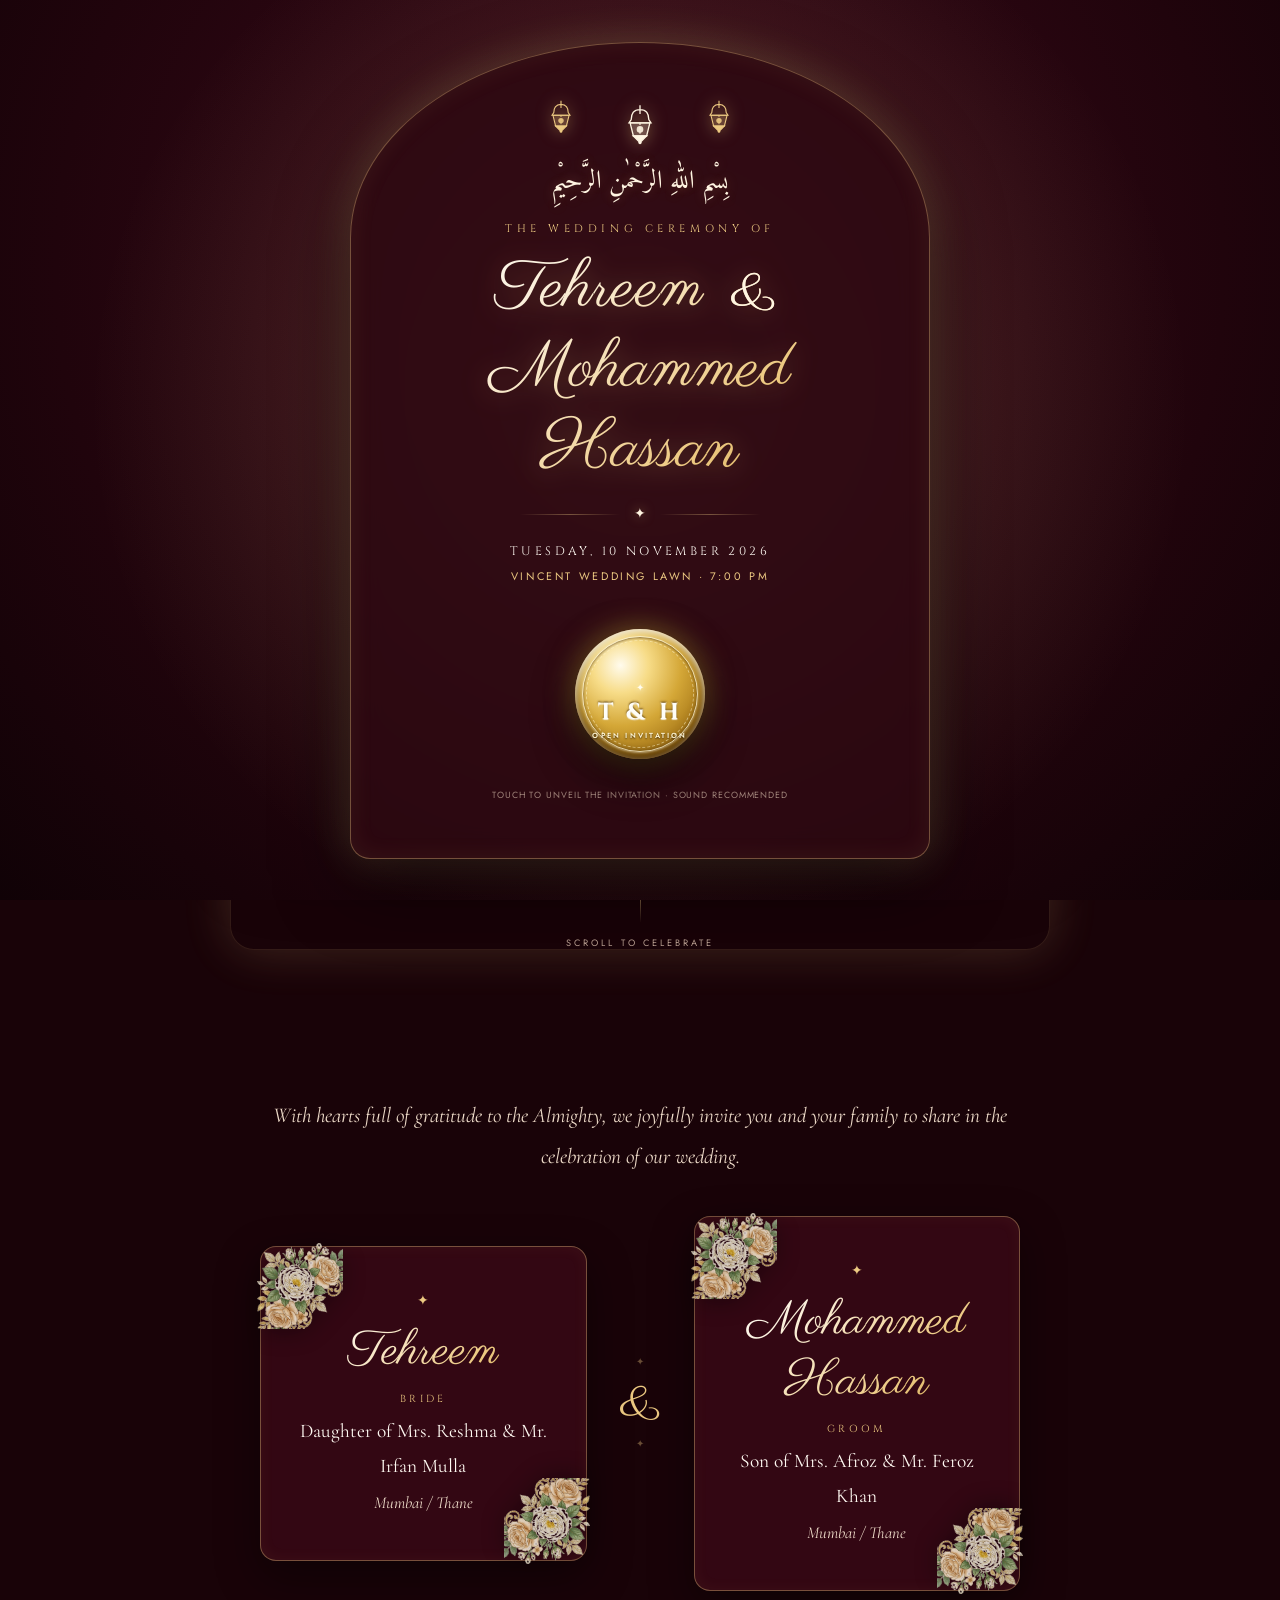
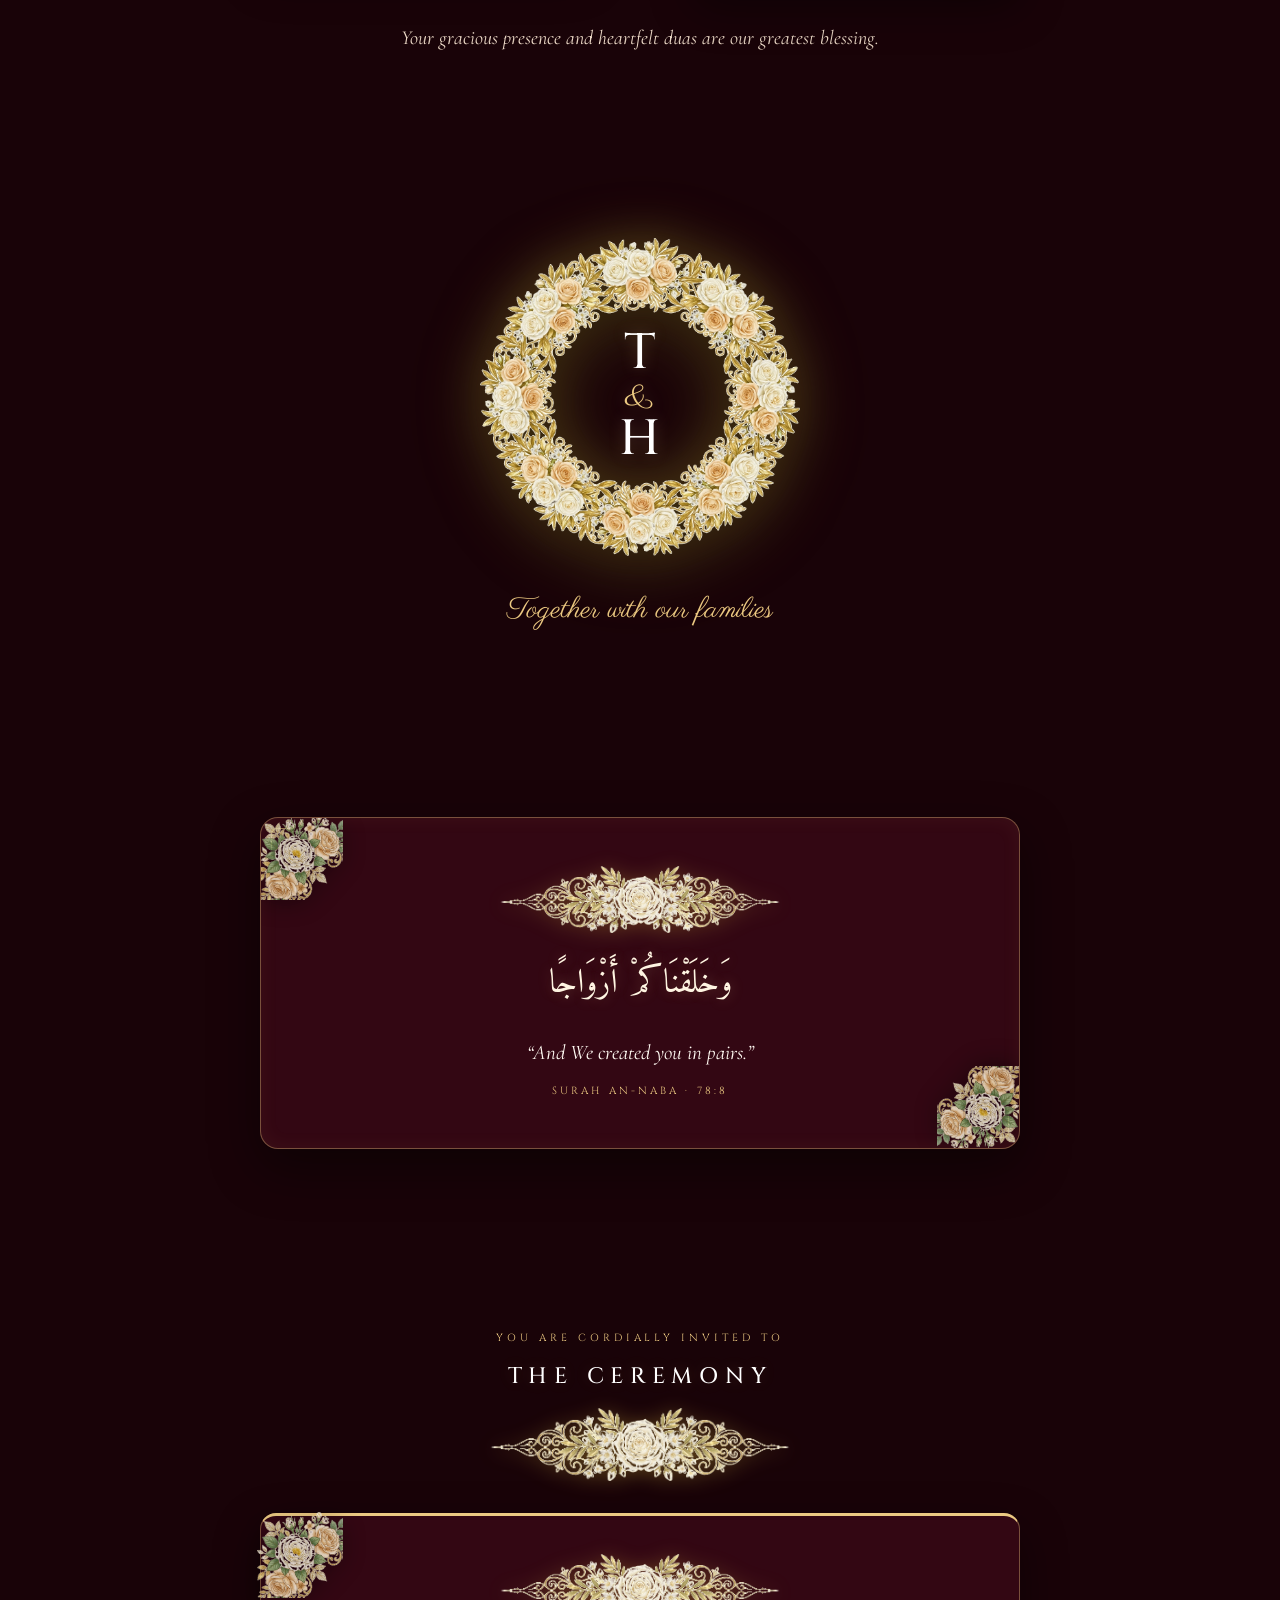
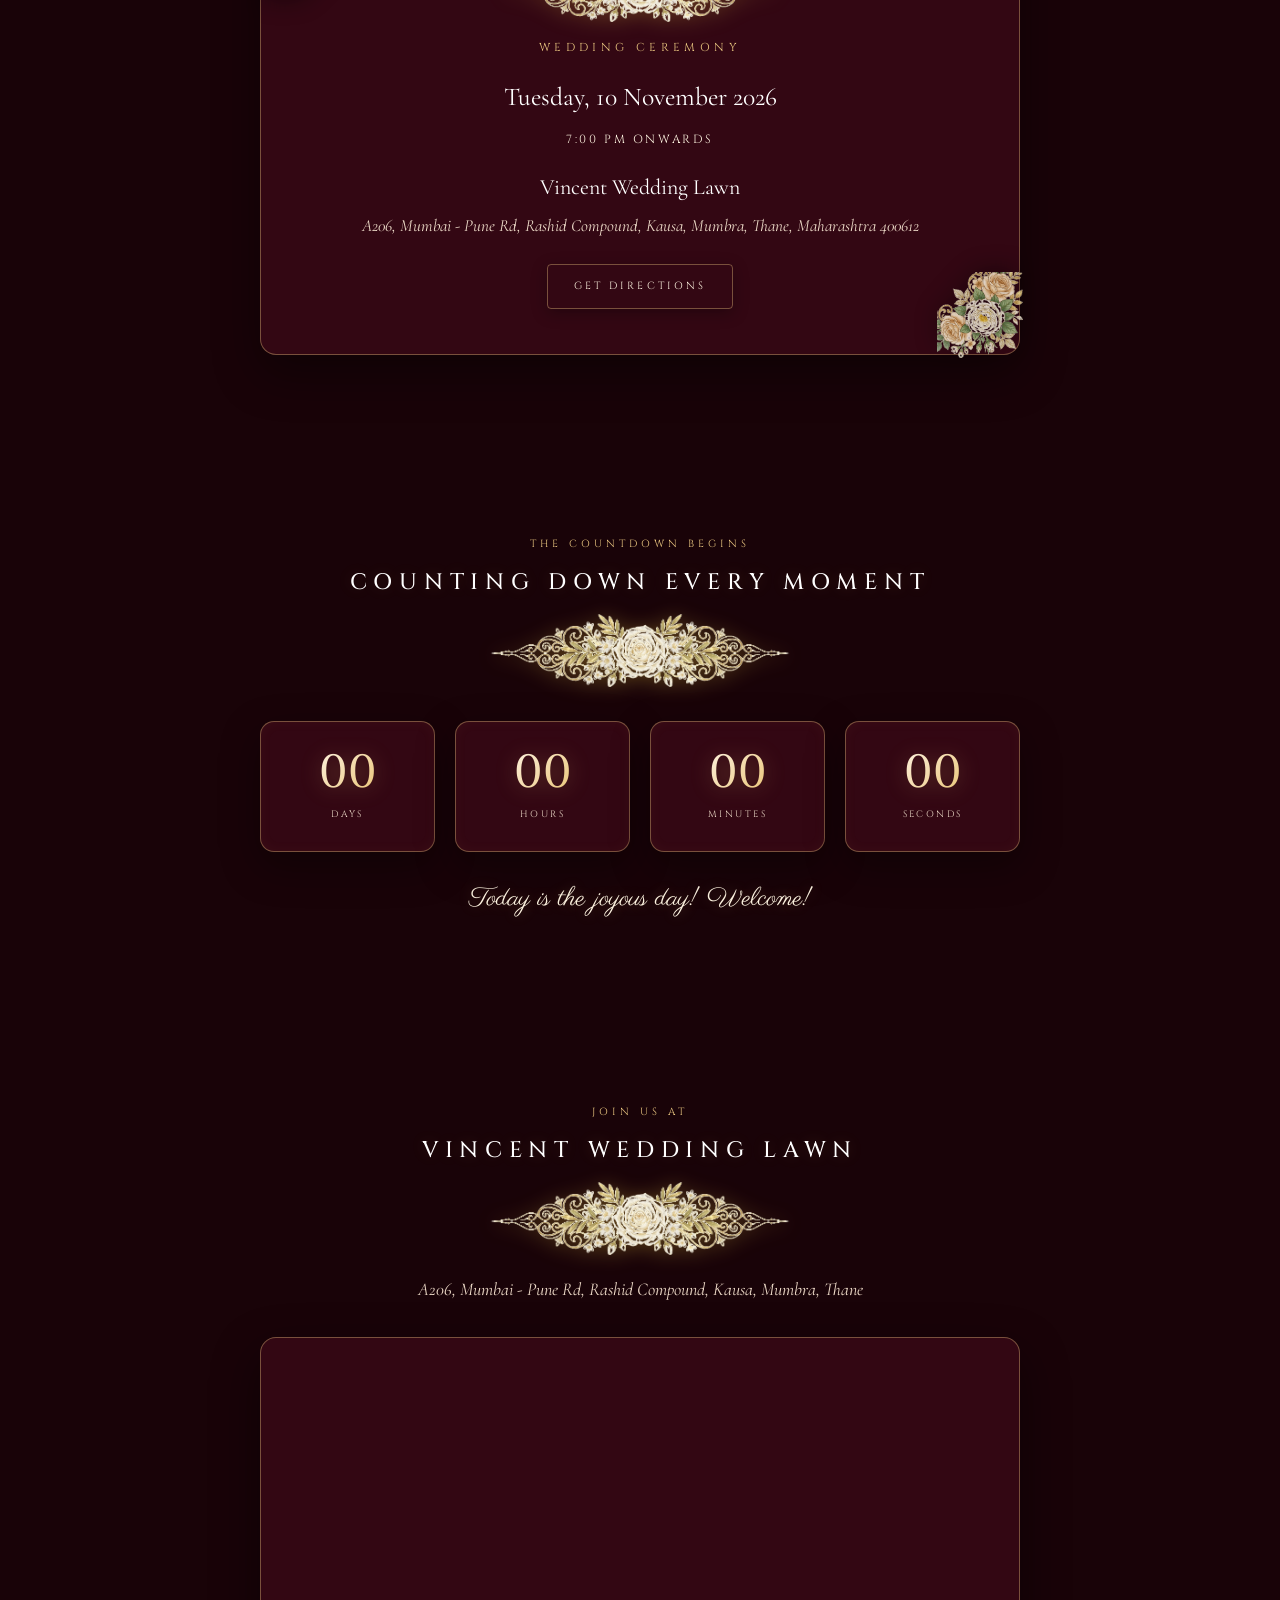
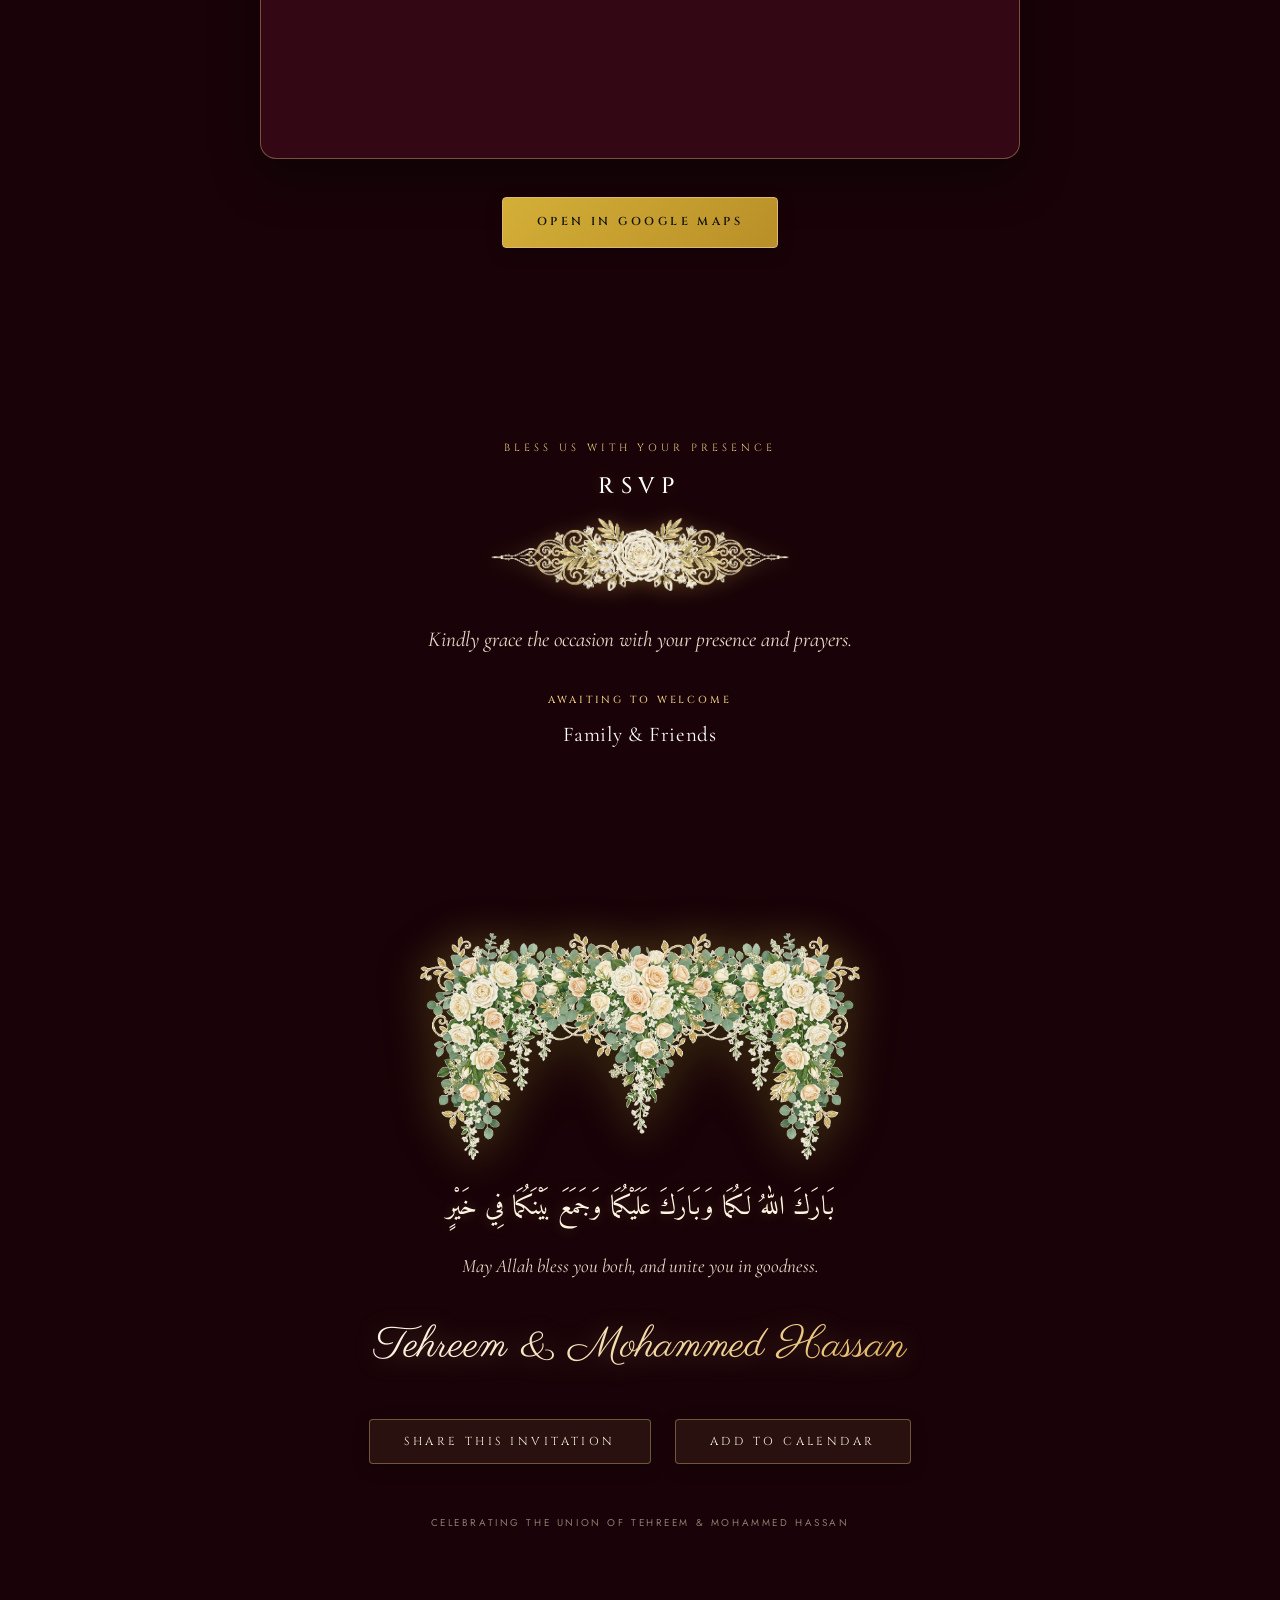
<file: index.html>
<!DOCTYPE html>
<html lang="en" data-theme="maroon">
<head>
<meta charset="utf-8">
<meta name="viewport" content="width=device-width, initial-scale=1, viewport-fit=cover">
<meta name="theme-color" content="#1a0309">
<title>Tehreem &amp; Mohammed Hassan — Wedding Invitation</title>
<meta name="description" content="Tehreem &amp; Mohammed Hassan invite you to celebrate their wedding on Tuesday, 10 November 2026 at Vincent Wedding Lawn, Kausa, Mumbra, Thane.">

<link rel="canonical" href="https://tehreem-weds-hassan.invitingyou.top/">

<!-- Open Graph / WhatsApp / Facebook Preview Cards -->
<meta property="og:site_name" content="Tehreem &amp; Mohammed Hassan Wedding">
<meta property="og:type" content="website">
<meta property="og:url" content="https://tehreem-weds-hassan.invitingyou.top/">
<meta property="og:title" content="Tehreem &amp; Mohammed Hassan — Royal Wedding Ceremony">
<meta property="og:image" content="https://tehreem-weds-hassan.invitingyou.top/assets/images/og-image.jpg">
<meta property="og:image:secure_url" content="https://tehreem-weds-hassan.invitingyou.top/assets/images/og-image.jpg">
<meta property="og:image:type" content="image/jpeg">
<meta property="og:image:width" content="1200">
<meta property="og:image:height" content="630">
<meta property="og:image:alt" content="Tehreem &amp; Mohammed Hassan Royal Wedding Ceremony Invitation">
<meta property="og:locale" content="en_US">

<!-- Twitter Card -->
<meta name="twitter:card" content="summary_large_image">
<meta name="twitter:url" content="https://tehreem-weds-hassan.invitingyou.top/">
<meta name="twitter:title" content="Tehreem &amp; Mohammed Hassan — Royal Wedding Ceremony">
<meta name="twitter:image" content="https://tehreem-weds-hassan.invitingyou.top/assets/images/og-image.jpg">

<link rel="preconnect" href="https://fonts.googleapis.com">
<link rel="preconnect" href="https://fonts.gstatic.com" crossorigin="">
<link href="https://fonts.googleapis.com/css2?family=Cinzel:wght@400;500;600;700&family=Cormorant+Garamond:ital,wght@0,300;0,400;0,600;1,300;1,400;1,600&family=Jost:wght@300;400;500;600&family=Parisienne&family=Amiri:wght@400;700&display=swap" rel="stylesheet">

<link rel="stylesheet" href="css/style.css">
</head>
<body class="is-locked">

<!-- ================= DYNAMIC LIVING BACKDROP CANVAS ================= -->
<canvas id="backdropCanvas" class="backdrop-canvas" aria-hidden="true"></canvas>

<!-- ================= AMBIENT STAGE LIGHTING & GLOWS ================= -->
<div class="ambient-glows" aria-hidden="true">
  <div class="glow glow--top-spotlight"></div>
  <div class="glow glow--left-orb"></div>
  <div class="glow glow--right-orb"></div>
  <div class="ambient-stars"></div>
  <div class="ambient-drapes"></div>
</div>

<!-- ================= SVG ASSETS & FILIGREE DEFINITIONS ================= -->
<svg width="0" height="0" style="position:absolute" aria-hidden="true">
  <defs>
    <!-- Royal Moroccan / Mughal Lantern -->
    <g id="royalLantern">
      <path d="M12 2 L12 10 M12 6 C6 6 4 10 4 15 L2 18 L22 18 L20 15 C20 10 18 6 12 6 Z" fill="none" stroke="currentColor" stroke-width="1.2"/>
      <path d="M3 18 L6 30 L18 30 L21 18 Z" fill="currentColor" fill-opacity="0.18" stroke="currentColor" stroke-width="1.2"/>
      <line x1="12" y1="18" x2="12" y2="30" stroke="currentColor" stroke-width="1" stroke-dasharray="2 2"/>
      <path d="M6 30 L12 36 L18 30 Z" fill="currentColor" stroke="currentColor" stroke-width="1.2"/>
      <circle cx="12" cy="24" r="3" fill="currentColor" opacity="0.9"/>
      <circle cx="12" cy="36" r="1.5" fill="currentColor"/>
    </g>

    <!-- Luxury Gold Corner Filigree -->
    <symbol id="luxuryCorner" viewBox="0 0 140 140">
      <g fill="none" stroke="currentColor" stroke-width="1.3" stroke-linecap="round">
        <path d="M4 110 C4 50 50 4 110 4" stroke-width="1.5"/>
        <path d="M14 112 C14 58 58 14 112 14" opacity="0.6"/>
        <path d="M24 114 C24 66 66 24 114 24" stroke-width="0.8" opacity="0.4"/>
        <path d="M4 110 C4 125 12 134 26 134 C36 134 44 126 44 116 C44 102 28 98 16 112"/>
        <path d="M110 4 C125 4 134 12 134 26 C134 36 126 44 116 44 C102 44 98 28 112 16"/>
        <path d="M42 42 C56 28 76 24 92 30 C90 46 76 60 56 60 C46 60 40 52 42 42 Z" fill="currentColor" fill-opacity="0.12"/>
        <path d="M42 42 C28 56 24 76 30 92 C46 90 60 76 60 56 C60 46 52 40 42 42 Z" fill="currentColor" fill-opacity="0.12"/>
      </g>
      <circle cx="42" cy="42" r="3.5" fill="currentColor"/>
      <circle cx="28" cy="28" r="2.2" fill="currentColor" opacity="0.7"/>
      <circle cx="16" cy="16" r="1.5" fill="currentColor" opacity="0.5"/>
    </symbol>

    <!-- Royal Floral Crest -->
    <symbol id="royalCrest" viewBox="0 0 200 60">
      <g fill="none" stroke="currentColor" stroke-width="1.2" stroke-linecap="round">
        <path d="M100 50 C70 46 40 34 10 12"/>
        <path d="M100 50 C130 46 160 34 190 12"/>
        <path d="M100 50 C100 24 100 14 100 8"/>
        <path d="M85 36 C68 28 55 18 42 6"/>
        <path d="M115 36 C132 28 145 18 158 6"/>
      </g>
      <g fill="currentColor" opacity="0.8">
        <circle cx="100" cy="8" r="3.2"/>
        <ellipse cx="80" cy="40" rx="7" ry="3" transform="rotate(-30 80 40)"/>
        <ellipse cx="64" cy="32" rx="6.5" ry="2.8" transform="rotate(-36 64 32)"/>
        <ellipse cx="48" cy="22" rx="6" ry="2.5" transform="rotate(-42 48 22)"/>
        <ellipse cx="32" cy="12" rx="5.5" ry="2.2" transform="rotate(-48 32 12)"/>
        <ellipse cx="120" cy="40" rx="7" ry="3" transform="rotate(30 120 40)"/>
        <ellipse cx="136" cy="32" rx="6.5" ry="2.8" transform="rotate(36 136 32)"/>
        <ellipse cx="152" cy="22" rx="6" ry="2.5" transform="rotate(42 152 22)"/>
        <ellipse cx="168" cy="12" rx="5.5" ry="2.2" transform="rotate(48 168 12)"/>
      </g>
    </symbol>

    <!-- Circular Arabesque Wreath Arc -->
    <g id="arabesqueArc">
      <path d="M120 20 C140 20 165 30 185 50 C205 70 215 95 215 120" fill="none" stroke="currentColor" stroke-width="1.2" stroke-linecap="round"/>
      <circle cx="130" cy="22" r="2.5" fill="currentColor"/>
      <circle cx="150" cy="28" r="3" fill="currentColor"/>
      <circle cx="170" cy="38" r="2.8" fill="currentColor"/>
      <circle cx="190" cy="54" r="3.2" fill="currentColor"/>
      <circle cx="206" cy="74" r="2.6" fill="currentColor"/>
      <circle cx="214" cy="96" r="3" fill="currentColor"/>
      <!-- Paisley / Leaf accents along arc -->
      <path d="M150 28 C158 20 166 22 168 28 C164 33 156 34 150 28 Z" fill="currentColor" opacity="0.6"/>
      <path d="M172 39 C181 32 190 35 192 41 C187 46 178 46 172 39 Z" fill="currentColor" opacity="0.6"/>
      <path d="M192 56 C202 50 211 54 212 61 C206 66 197 65 192 56 Z" fill="currentColor" opacity="0.6"/>
      <path d="M208 76 C218 72 226 77 226 84 C219 88 211 86 208 76 Z" fill="currentColor" opacity="0.6"/>
    </g>
  </defs>
</svg>

<!-- ================= ORNAMENTAL ROYAL BORDER ================= -->
<div class="frame" aria-hidden="true">
  <svg class="frame__corner frame__corner--tl" viewBox="0 0 140 140"><use href="#luxuryCorner"></use></svg>
  <svg class="frame__corner frame__corner--tr" viewBox="0 0 140 140"><use href="#luxuryCorner"></use></svg>
  <svg class="frame__corner frame__corner--br" viewBox="0 0 140 140"><use href="#luxuryCorner"></use></svg>
  <svg class="frame__corner frame__corner--bl" viewBox="0 0 140 140"><use href="#luxuryCorner"></use></svg>
</div>

<!-- ================= ROYAL ENVELOPE / UNVEIL SCREEN ================= -->
<div class="envelope" id="envelope">
  <div class="envelope__backdrop-glow" aria-hidden="true"></div>
  <div class="envelope__inner">
    
    <!-- Royal Hanging Lanterns in Envelope -->
    <div class="envelope__lanterns" aria-hidden="true">
      <svg class="envelope__lantern" viewBox="0 0 24 40"><use href="#royalLantern"></use></svg>
      <svg class="envelope__lantern envelope__lantern--center" viewBox="0 0 24 40"><use href="#royalLantern"></use></svg>
      <svg class="envelope__lantern" viewBox="0 0 24 40"><use href="#royalLantern"></use></svg>
    </div>

    <p class="envelope__bismillah arabic">بِسْمِ اللهِ الرَّحْمٰنِ الرَّحِيْمِ</p>
    <p class="envelope__eyebrow">The Wedding Ceremony of</p>
    
    <h1 class="envelope__names">
      <span id="env-bride">Tehreem</span>
      <span class="amp">&amp;</span>
      <span id="env-groom">Mohammed Hassan</span>
    </h1>

    <div class="envelope__divider" aria-hidden="true">
      <span class="envelope__line"></span>
      <span class="envelope__gem">✦</span>
      <span class="envelope__line"></span>
    </div>

    <p class="envelope__date" id="env-date">Tuesday, 10 November 2026</p>
    <p class="envelope__venue-tag">Vincent Wedding Lawn · 7:00 PM</p>
    <p class="envelope__guest" id="env-guest"></p>

    <!-- Out-of-the-Box Royal 3D Gold Embossed Wax Seal Button -->
    <div class="seal-container">
      <button class="seal-btn" id="openBtn" aria-label="Open Royal Invitation">
        <div class="seal-wax-contour" aria-hidden="true"></div>
        <div class="seal-ring" aria-hidden="true"></div>
        <div class="seal-core">
          <span class="seal-sparkle" aria-hidden="true">✦</span>
          <span class="seal-monogram">T &amp; H</span>
          <span class="seal-text">OPEN INVITATION</span>
        </div>
      </button>
    </div>

    <p class="envelope__hint">Touch to unveil the invitation · Sound recommended</p>
  </div>
</div>

<!-- ================= FLOATING CONTROLS ================= -->
<div class="floating-controls">
  <!-- Theme Switcher: Velvet Maroon / Royal Champagne -->
  <button class="ctrl-btn theme-btn" id="themeToggle" aria-label="Switch Backdrop Atmosphere" title="Toggle Atmosphere">
    <span class="theme-icon theme-icon--moon" aria-hidden="true">🌙</span>
    <span class="theme-icon theme-icon--sun" aria-hidden="true">✨</span>
    <span class="ctrl-btn__tooltip">Change Atmosphere</span>
  </button>

  <!-- Audio Toggle -->
  <button class="ctrl-btn music-btn" id="musicBtn" aria-label="Toggle Wedding Music (Zariya)" title="Wedding Music: Zariya" hidden="">
    <svg viewBox="0 0 24 24" class="music-btn__icon" aria-hidden="true">
      <path d="M9 18V5l12-2v13"></path><circle cx="6" cy="18" r="3"></circle><circle cx="18" cy="16" r="3"></circle>
    </svg>
    <span class="music-btn__waves"><i></i><i></i><i></i></span>
    <span class="ctrl-btn__tooltip">Music: Zariya</span>
  </button>
</div>
<audio id="bgm" preload="auto" loop playsinline>
  <source src="assets/audio/zariya.mp3" type="audio/mpeg">
</audio>

<!-- ================= FALLING GOLDEN PARTICLES CONTAINER ================= -->
<div class="petals" id="petals" aria-hidden="true"></div>

<!-- ================= MAIN INVITATION PAGE ================= -->
<main class="page" id="page">

  <!-- ================= HERO STAGE (ROYAL BACKDROP ARCH) ================= -->
  <header class="hero section">
    
    <!-- Grand Stage Arch Structure with Royal Floral Swag -->
    <div class="hero__stage-backdrop" aria-hidden="true">
      <div class="stage-arch-halo"></div>
      <div class="stage-floral-garland-wrap">
        <img src="assets/images/floral/floral_arch_garland.png" alt="" class="stage-garland-img">
      </div>
      <div class="stage-festoon-lights">
        <i></i><i></i><i></i><i></i><i></i><i></i><i></i><i></i><i></i><i></i>
      </div>
      <div class="stage-hanging-lanterns">
        <svg class="stage-lantern stage-lantern--1" viewBox="0 0 24 40"><use href="#royalLantern"></use></svg>
        <svg class="stage-lantern stage-lantern--2" viewBox="0 0 24 40"><use href="#royalLantern"></use></svg>
        <svg class="stage-lantern stage-lantern--3" viewBox="0 0 24 40"><use href="#royalLantern"></use></svg>
      </div>
    </div>

    <div class="hero__frame">
      <p class="bismillah arabic reveal" id="bismillah"></p>
      <p class="bismillah__en reveal" id="bismillahEn"></p>

      <p class="hero__eyebrow reveal">The Wedding Ceremony of</p>
      
      <h1 class="hero__names reveal">
        <span id="hero-bride">Tehreem</span>
        <span class="amp">&amp;</span>
        <span id="hero-groom">Mohammed Hassan</span>
      </h1>

      <div class="hero__floral-divider reveal" aria-hidden="true">
        <img src="assets/images/floral/floral_divider_bar.png" alt="" class="floral-bar-img">
      </div>

      <p class="hero__arabic arabic reveal" id="hero-arabic"></p>
      <p class="hero__tagline reveal" id="hero-tagline"></p>
      
      <div class="hero__badge reveal">
        <span class="hero__badge-icon">✦</span>
        <p class="hero__date" id="hero-date"></p>
        <span class="hero__badge-icon">✦</span>
      </div>
    </div>

    <div class="scroll-cue" aria-hidden="true">
      <div class="scroll-cue__line"><span></span></div>
      <span class="scroll-cue__text">SCROLL TO CELEBRATE</span>
    </div>
  </header>

  <!-- ================= INVITATION & FAMILIES ================= -->
  <section class="section invite" id="coupleSection">
    <p class="lead reveal" id="inviteIntro"></p>

    <div class="couple-grid">
      <!-- Bride Card First -->
      <div class="couple-card reveal">
        <img src="assets/images/floral/floral_corner.png" class="card-floral-corner card-floral-corner--tl" alt="" aria-hidden="true">
        <img src="assets/images/floral/floral_corner.png" class="card-floral-corner card-floral-corner--br" alt="" aria-hidden="true">
        <div class="couple-card__inner">
          <div class="couple-card__ornament">✦</div>
          <h2 class="couple-card__name" id="cardBride">Tehreem</h2>
          <p class="couple-card__label" id="brideLabel"></p>
          <p class="couple-card__parents" id="brideParents"></p>
          <p class="couple-card__place" id="bridePlace"></p>
        </div>
      </div>

      <div class="couple-grid__amp reveal" aria-hidden="true">
        <span class="amp-gem">✦</span>
        <span class="amp-text">&amp;</span>
        <span class="amp-gem">✦</span>
      </div>

      <!-- Groom Card Second -->
      <div class="couple-card reveal">
        <img src="assets/images/floral/floral_corner.png" class="card-floral-corner card-floral-corner--tl" alt="" aria-hidden="true">
        <img src="assets/images/floral/floral_corner.png" class="card-floral-corner card-floral-corner--br" alt="" aria-hidden="true">
        <div class="couple-card__inner">
          <div class="couple-card__ornament">✦</div>
          <h2 class="couple-card__name" id="cardGroom">Mohammed Hassan</h2>
          <p class="couple-card__label" id="groomLabel"></p>
          <p class="couple-card__parents" id="groomParents"></p>
          <p class="couple-card__place" id="groomPlace"></p>
        </div>
      </div>
    </div>

    <p class="invite__note reveal" id="inviteNote"></p>
  </section>

  <!-- ================= ROYAL MONOGRAM WREATH ================= -->
  <section class="section monogram">
    <div class="wreath reveal">
      <img src="assets/images/floral/floral_wreath_crest.png" alt="" class="wreath__floral-img" loading="lazy">
      <div class="wreath__initials">
        <span id="monoBride">T</span><span class="amp">&amp;</span><span id="monoGroom">H</span>
      </div>
    </div>
    <p class="monogram__line reveal" id="monogramLine"></p>
  </section>

  <!-- ================= QURANIC VERSE ================= -->
  <section class="section verse" id="verseSection">
    <div class="verse__card reveal">
      <img src="assets/images/floral/floral_corner.png" class="card-floral-corner card-floral-corner--tl" alt="" aria-hidden="true">
      <img src="assets/images/floral/floral_corner.png" class="card-floral-corner card-floral-corner--br" alt="" aria-hidden="true">
      <div class="verse__floral-crown" aria-hidden="true">
        <img src="assets/images/floral/floral_divider_bar.png" alt="" class="verse-floral-bar">
      </div>
      <div class="verse__shimmer" aria-hidden="true"></div>
      <p class="verse__ar arabic" id="verseAr"></p>
      <p class="verse__en" id="verseEn"></p>
      <p class="verse__ref" id="verseRef"></p>
    </div>
  </section>

  <!-- ================= EVENTS & CEREMONY ================= -->
  <section class="section events">
    <div class="section__header reveal">
      <span class="section__eyebrow">You are cordially invited to</span>
      <h2 class="section__title">The Ceremony</h2>
      <div class="section__floral-rule reveal" aria-hidden="true">
        <img src="assets/images/floral/floral_divider_bar.png" alt="" class="section-floral-bar">
      </div>
    </div>
    <div class="events__grid" id="eventsGrid"></div>
  </section>


  <!-- ================= COUNTDOWN ================= -->
  <section class="section countdown">
    <div class="section__header reveal">
      <span class="section__eyebrow">The countdown begins</span>
      <h2 class="section__title">Counting Down Every Moment</h2>
      <div class="section__floral-rule reveal" aria-hidden="true">
        <img src="assets/images/floral/floral_divider_bar.png" alt="" class="section-floral-bar">
      </div>
    </div>
    <div class="countdown__grid reveal" id="countdown">
      <div class="cd"><span class="cd__num" id="cd-d">00</span><span class="cd__lbl">Days</span></div>
      <div class="cd"><span class="cd__num" id="cd-h">00</span><span class="cd__lbl">Hours</span></div>
      <div class="cd"><span class="cd__num" id="cd-m">00</span><span class="cd__lbl">Minutes</span></div>
      <div class="cd"><span class="cd__num" id="cd-s">00</span><span class="cd__lbl">Seconds</span></div>
    </div>
    <p class="countdown__msg" id="cdMsg"></p>
  </section>

  <!-- ================= LOCATION & VENUE ================= -->
  <section class="section location" id="locationSection">
    <div class="section__header reveal">
      <span class="section__eyebrow">Join us at</span>
      <h2 class="section__title">Vincent Wedding Lawn</h2>
      <div class="section__floral-rule reveal" aria-hidden="true">
        <img src="assets/images/floral/floral_divider_bar.png" alt="" class="section-floral-bar">
      </div>
      <p class="location__sub reveal">A206, Mumbai - Pune Rd, Rashid Compound, Kausa, Mumbra, Thane</p>
    </div>
    <div class="map reveal" id="mapWrap"></div>
    <div class="location__actions reveal" id="mapActions"></div>
  </section>

  <!-- ================= RSVP ================= -->
  <section class="section rsvp" id="rsvpSection">
    <div class="section__header reveal">
      <span class="section__eyebrow">Bless us with your presence</span>
      <h2 class="section__title" id="rsvpHeading">RSVP</h2>
      <div class="section__floral-rule reveal" aria-hidden="true">
        <img src="assets/images/floral/floral_divider_bar.png" alt="" class="section-floral-bar">
      </div>
    </div>
    <p class="lead reveal" id="rsvpText"></p>
    <div class="rsvp__actions reveal" id="rsvpActions"></div>
    <div class="rsvp__contacts reveal" id="rsvpContacts"></div>
  </section>

  <!-- ================= CLOSING & SHARE ================= -->
  <footer class="section closing">
    <div class="closing__floral-crown reveal" aria-hidden="true">
      <img src="assets/images/floral/floral_arch_garland.png" alt="" class="closing-garland-img">
    </div>
    <p class="closing__ar arabic reveal" id="closingAr"></p>
    <p class="closing__en reveal" id="closingEn"></p>
    <p class="closing__names reveal" id="closingNames"></p>
    <div class="closing__share reveal">
      <button class="btn btn--ghost" id="shareBtn"><span>Share this invitation</span></button>
      <button class="btn btn--ghost" id="calBtn"><span>Add to calendar</span></button>
    </div>
    <p class="closing__credit" id="footerLine"></p>
  </footer>

</main>

<script src="js/config.js"></script>
<script src="js/main.js"></script>

</body>
</html>
</file>
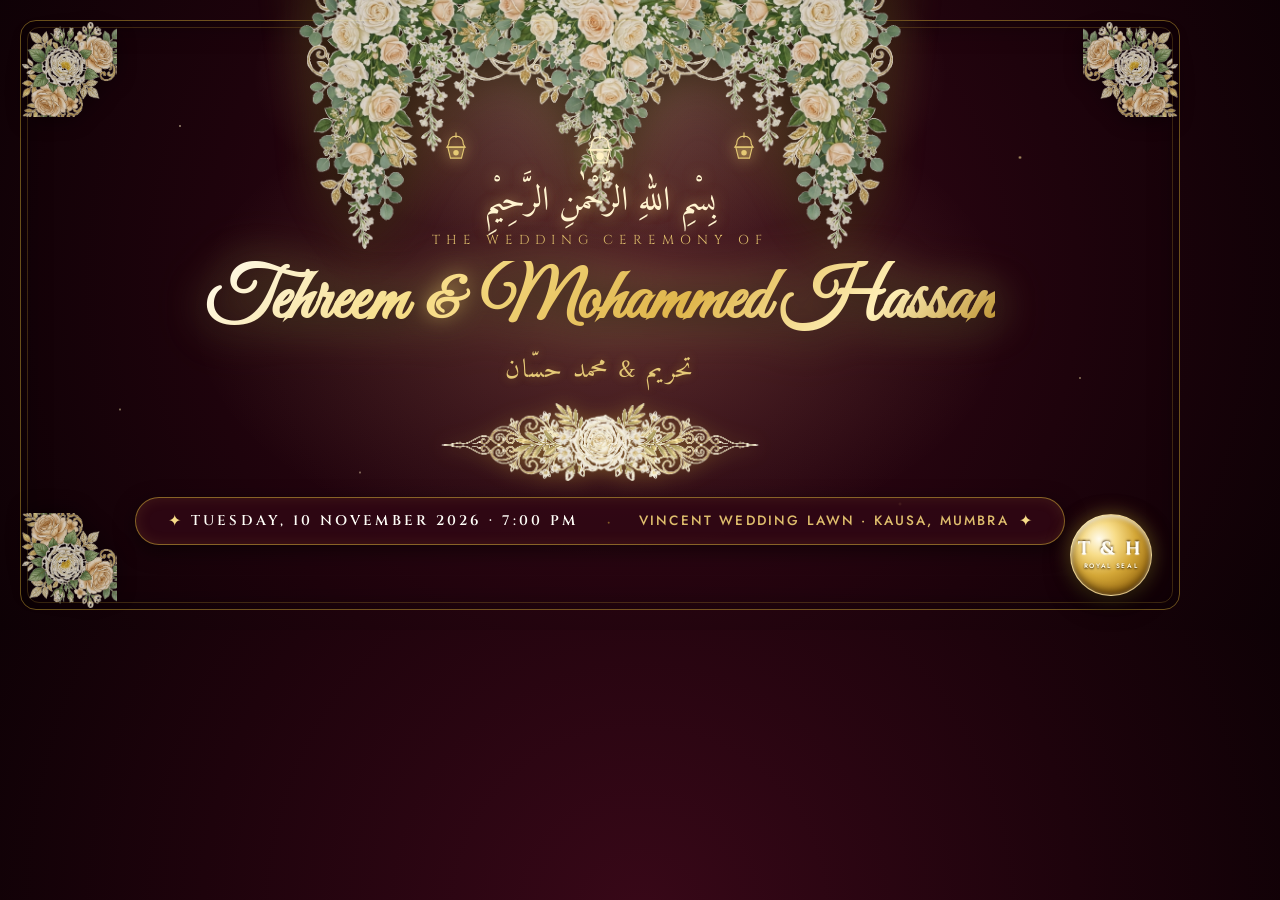
<file: og-card.html>
<!DOCTYPE html>
<html lang="en">
<head>
<meta charset="utf-8">
<style>
  @import url('https://fonts.googleapis.com/css2?family=Cinzel:wght@500;600;700&family=Cormorant+Garamond:ital,wght@0,400;0,600;1,400&family=Great+Vibes&family=Amiri:wght@700&family=Jost:wght@300;400;500;600&display=swap');

  * { box-sizing: border-box; margin: 0; padding: 0; }

  body {
    width: 1200px;
    height: 630px;
    overflow: hidden;
    margin: 0;
    padding: 0;
    background: radial-gradient(circle at 50% 45%, #380818 0%, #1e030c 60%, #0d0105 100%);
    font-family: 'Jost', sans-serif;
    color: #fff4db;
    position: relative;
    display: flex;
    align-items: center;
    justify-content: center;
    -webkit-font-smoothing: antialiased;
  }

  /* Ambient Gold Flares & Lighting */
  .glow-top {
    position: absolute;
    top: -100px;
    left: 50%;
    transform: translateX(-50%);
    width: 700px;
    height: 350px;
    background: radial-gradient(ellipse at center, rgba(247, 226, 178, 0.32) 0%, rgba(223, 183, 117, 0.12) 50%, transparent 70%);
    pointer-events: none;
  }

  .glow-center {
    position: absolute;
    top: 50%;
    left: 50%;
    transform: translate(-50%, -50%);
    width: 850px;
    height: 500px;
    background: radial-gradient(ellipse at center, rgba(236, 201, 130, 0.20) 0%, transparent 68%);
    pointer-events: none;
  }

  /* Stardust sparkles */
  .sparkles {
    position: absolute;
    inset: 0;
    background-image: 
      radial-gradient(1.5px 1.5px at 15% 20%, rgba(255, 240, 190, 0.8), transparent),
      radial-gradient(2px 2px at 85% 25%, rgba(255, 230, 150, 0.75), transparent),
      radial-gradient(1.5px 1.5px at 30% 75%, rgba(255, 240, 190, 0.6), transparent),
      radial-gradient(2px 2px at 75% 80%, rgba(255, 220, 130, 0.8), transparent),
      radial-gradient(1px 1px at 50% 15%, rgba(255, 245, 200, 0.9), transparent),
      radial-gradient(1.5px 1.5px at 90% 60%, rgba(255, 235, 170, 0.7), transparent),
      radial-gradient(1.5px 1.5px at 10% 65%, rgba(255, 240, 180, 0.65), transparent);
    pointer-events: none;
  }

  /* Double Golden Filigree Frame */
  .frame-border {
    position: absolute;
    inset: 20px;
    border: 1px solid rgba(212, 175, 55, 0.45);
    border-radius: 16px;
    pointer-events: none;
    box-shadow: inset 0 0 30px rgba(0, 0, 0, 0.4);
  }

  .frame-inner-border {
    position: absolute;
    inset: 27px;
    border: 1px solid rgba(212, 175, 55, 0.22);
    border-radius: 12px;
    pointer-events: none;
  }

  /* Top Stage Arch Garland */
  .stage-garland {
    position: absolute;
    top: -70px;
    left: 50%;
    transform: translateX(-50%);
    width: 620px;
    height: auto;
    filter: drop-shadow(0 8px 20px rgba(0, 0, 0, 0.7)) drop-shadow(0 0 16px rgba(212, 175, 55, 0.35));
    pointer-events: none;
    z-index: 2;
    opacity: 0.85;
  }

  /* Moroccan Lanterns */
  .lanterns-row {
    display: flex;
    justify-content: center;
    align-items: flex-start;
    gap: 120px;
    margin-top: 10px;
    margin-bottom: 8px;
    position: relative;
    z-index: 3;
  }

  .lantern-svg {
    width: 22px;
    height: 38px;
    color: #e5ca75;
    filter: drop-shadow(0 0 8px rgba(235, 200, 110, 0.8));
  }

  .lantern-svg--center {
    width: 26px;
    height: 44px;
    color: #fff2c4;
    filter: drop-shadow(0 0 12px rgba(250, 220, 130, 0.95));
  }

  /* Card Content Container */
  .card-container {
    position: relative;
    z-index: 4;
    width: 100%;
    max-width: 1060px;
    text-align: center;
    padding: 0 20px;
    margin-top: 35px;
    display: flex;
    flex-direction: column;
    align-items: center;
  }

  /* Bismillah */
  .bismillah-ar {
    font-family: 'Amiri', serif;
    font-size: 34px;
    color: #fff4d0;
    text-shadow: 0 0 14px rgba(227, 189, 104, 0.65);
    line-height: 1.2;
    margin-bottom: 4px;
  }

  .eyebrow {
    font-family: 'Cinzel', serif;
    font-size: 13px;
    letter-spacing: 0.46em;
    text-transform: uppercase;
    color: #dfbe6d;
    margin: 4px 0 12px;
  }

  /* Couple Names */
  .couple-names {
    font-family: 'Great Vibes', cursive;
    font-size: 72px;
    line-height: 1.15;
    margin: 0;
    white-space: nowrap;
    background: linear-gradient(135deg, #fffbee 0%, #f6dd88 28%, #dfb54b 60%, #fff0b8 82%, #b38520 100%);
    -webkit-background-clip: text;
    -webkit-text-fill-color: transparent;
    filter: drop-shadow(0 4px 18px rgba(0, 0, 0, 0.8)) drop-shadow(0 0 20px rgba(227, 189, 104, 0.45));
    display: flex;
    align-items: center;
    justify-content: center;
    gap: 20px;
  }

  .couple-amp {
    font-size: 56px;
    color: #f7dc88;
    -webkit-text-fill-color: #f7dc88;
    filter: drop-shadow(0 0 10px rgba(227, 189, 104, 0.7));
  }

  .couple-arabic {
    font-family: 'Amiri', serif;
    font-size: 26px;
    color: #e5c977;
    margin-top: 4px;
    text-shadow: 0 0 10px rgba(212, 175, 55, 0.4);
    letter-spacing: 0.05em;
  }

  /* Botanical Divider */
  .botanical-divider {
    width: 320px;
    height: auto;
    margin: 10px auto 16px;
    display: block;
    filter: drop-shadow(0 2px 10px rgba(212, 175, 55, 0.45));
  }

  /* Event Details Badge Bar */
  .event-details-bar {
    display: flex;
    align-items: center;
    justify-content: center;
    gap: 28px;
    padding: 10px 32px;
    background: rgba(48, 8, 20, 0.86);
    border: 1px solid rgba(212, 175, 55, 0.55);
    border-radius: 30px;
    box-shadow: 0 6px 20px rgba(0, 0, 0, 0.5), inset 0 0 14px rgba(212, 175, 55, 0.12);
  }

  .event-col {
    display: flex;
    align-items: center;
    gap: 10px;
  }

  .event-icon {
    color: #f7dc88;
    font-size: 16px;
  }

  .event-text-primary {
    font-family: 'Cinzel', serif;
    font-size: 14px;
    letter-spacing: 0.22em;
    text-transform: uppercase;
    color: #fffef8;
    font-weight: 600;
  }

  .event-text-secondary {
    font-family: 'Jost', sans-serif;
    font-size: 13.5px;
    letter-spacing: 0.16em;
    text-transform: uppercase;
    color: #dfbe6d;
    font-weight: 500;
  }

  .event-bar-separator {
    color: rgba(212, 175, 55, 0.5);
    font-size: 18px;
  }

  /* Monogram Seal Medallion in Corner */
  .floating-seal {
    position: absolute;
    bottom: 34px;
    right: 48px;
    width: 82px;
    height: 82px;
    border-radius: 50%;
    background: radial-gradient(circle at 35% 30%, #fffbed 0%, #f7dc88 22%, #d4a737 48%, #9e6e12 78%, #603f05 100%);
    box-shadow: 0 8px 24px rgba(0, 0, 0, 0.7), 0 0 18px rgba(212, 175, 55, 0.5), inset 0 2px 4px rgba(255,255,255,0.7), inset 0 -3px 8px rgba(50, 28, 2, 0.8);
    display: flex;
    flex-direction: column;
    align-items: center;
    justify-content: center;
    z-index: 5;
    border: 1px solid rgba(255, 245, 205, 0.6);
  }

  .floating-seal-mono {
    font-family: 'Cinzel', serif;
    font-size: 18px;
    font-weight: 700;
    letter-spacing: 0.14em;
    color: #fffdf6;
    text-shadow: 0 1px 1px rgba(255, 255, 255, 0.8), 0 -1px 2px rgba(60, 35, 3, 0.95);
    line-height: 1;
  }

  .floating-seal-tag {
    font-family: 'Jost', sans-serif;
    font-size: 6.5px;
    font-weight: 600;
    letter-spacing: 0.26em;
    text-transform: uppercase;
    color: #fff9e0;
    margin-top: 3px;
    text-shadow: 0 1px 2px rgba(45, 25, 2, 0.95);
  }

  /* Corner Floral Brackets */
  .corner-botanical {
    position: absolute;
    width: 95px;
    height: 95px;
    pointer-events: none;
    z-index: 3;
    opacity: 0.82;
    filter: drop-shadow(0 4px 10px rgba(0,0,0,0.5));
  }

  .corner-tl { top: 22px; left: 22px; }
  .corner-tr { top: 22px; right: 22px; transform: scaleX(-1); }
  .corner-bl { bottom: 22px; left: 22px; transform: scaleY(-1); }
  .corner-br { bottom: 22px; right: 22px; transform: scale(-1, -1); }
</style>
</head>
<body>

  <!-- Ambient Glows -->
  <div class="glow-top"></div>
  <div class="glow-center"></div>
  <div class="sparkles"></div>

  <!-- Decorative Borders -->
  <div class="frame-border"></div>
  <div class="frame-inner-border"></div>

  <!-- Corner Bouquets -->
  <img src="assets/images/floral/floral_corner.png" class="corner-botanical corner-tl" alt="">
  <img src="assets/images/floral/floral_corner.png" class="corner-botanical corner-tr" alt="">
  <img src="assets/images/floral/floral_corner.png" class="corner-botanical corner-bl" alt="">

  <!-- Royal Floral Garland at Top Center -->
  <img src="assets/images/floral/floral_arch_garland.png" class="stage-garland" alt="">

  <!-- Center Card -->
  <div class="card-container">
    
    <!-- Swaying Lanterns -->
    <div class="lanterns-row">
      <svg class="lantern-svg" viewBox="0 0 24 40" fill="currentColor">
        <path d="M12 2 L12 8 M12 6 C6 6 4 10 4 15 L2 18 L22 18 L20 15 C20 10 18 6 12 6 Z" fill="none" stroke="currentColor" stroke-width="1.2"/>
        <path d="M3 18 L6 30 L18 30 L21 18 Z" fill="currentColor" fill-opacity="0.25" stroke="currentColor" stroke-width="1.2"/>
        <circle cx="12" cy="24" r="3" fill="currentColor"/>
      </svg>
      <svg class="lantern-svg lantern-svg--center" viewBox="0 0 24 40" fill="currentColor">
        <path d="M12 2 L12 8 M12 6 C6 6 4 10 4 15 L2 18 L22 18 L20 15 C20 10 18 6 12 6 Z" fill="none" stroke="currentColor" stroke-width="1.2"/>
        <path d="M3 18 L6 30 L18 30 L21 18 Z" fill="currentColor" fill-opacity="0.3" stroke="currentColor" stroke-width="1.2"/>
        <circle cx="12" cy="24" r="3.5" fill="currentColor"/>
      </svg>
      <svg class="lantern-svg" viewBox="0 0 24 40" fill="currentColor">
        <path d="M12 2 L12 8 M12 6 C6 6 4 10 4 15 L2 18 L22 18 L20 15 C20 10 18 6 12 6 Z" fill="none" stroke="currentColor" stroke-width="1.2"/>
        <path d="M3 18 L6 30 L18 30 L21 18 Z" fill="currentColor" fill-opacity="0.25" stroke="currentColor" stroke-width="1.2"/>
        <circle cx="12" cy="24" r="3" fill="currentColor"/>
      </svg>
    </div>

    <!-- Bismillah in Arabic Calligraphy -->
    <div class="bismillah-ar">بِسْمِ اللهِ الرَّحْمٰنِ الرَّحِيْمِ</div>
    <div class="eyebrow">The Wedding Ceremony of</div>

    <!-- Couple Names in Majestic Script -->
    <h1 class="couple-names">
      <span>Tehreem</span>
      <span class="couple-amp">&amp;</span>
      <span>Mohammed Hassan</span>
    </h1>

    <div class="couple-arabic">تحريم &amp; محمد حسّان</div>

    <!-- Symmetrical Botanical Divider -->
    <img src="assets/images/floral/floral_divider_bar.png" class="botanical-divider" alt="">

    <!-- Event Details Ribbon -->
    <div class="event-details-bar">
      <div class="event-col">
        <span class="event-icon">✦</span>
        <span class="event-text-primary">Tuesday, 10 November 2026 · 7:00 PM</span>
      </div>
      <span class="event-bar-separator">·</span>
      <div class="event-col">
        <span class="event-text-secondary">Vincent Wedding Lawn · Kausa, Mumbra</span>
        <span class="event-icon">✦</span>
      </div>
    </div>

  </div>

  <!-- 3D Gold Embossed Wax Seal in Bottom Right Corner -->
  <div class="floating-seal">
    <div class="floating-seal-mono">T &amp; H</div>
    <div class="floating-seal-tag">Royal Seal</div>
  </div>

</body>
</html>
</file>
<file: css/style.css>
/* ============================================================
   ROYAL WEDDING INVITATION — OUT-OF-THE-BOX BACKDROP & LUXURY STYLING
   Mohammed Hassan & Tehreem · Vincent Wedding Lawn
   ============================================================ */

:root,
[data-theme="maroon"] {
  /* --- ROYAL VELVET MAROON & CHAMPAGNE (Primary Regal Ambiance) --- */
  --bg-deep: #190308;
  --bg-rich: #2c0611;
  --bg-surface: rgba(44, 7, 18, 0.76);
  --bg-surface-card: rgba(58, 9, 23, 0.82);
  --bg-surface-hover: rgba(74, 13, 30, 0.90);
  --bg-glass: rgba(35, 5, 14, 0.70);
  
  /* Radiant Champagne & Metallic Gold Palette */
  --gold-pure: #dfb775;
  --gold-bright: #fff5e2;
  --gold-mid: #ecc982;
  --gold-deep: #a87d32;
  --gold-glow: rgba(236, 201, 130, 0.28);
  --gold-glow-strong: rgba(236, 201, 130, 0.58);
  --gold-border: rgba(236, 201, 130, 0.38);
  --gold-border-soft: rgba(236, 201, 130, 0.18);
  --gold-gradient: linear-gradient(135deg, #fffbf2 0%, #f3d48e 45%, #c89c3e 100%);
  --gold-text-gradient: linear-gradient(135deg, #ffffff 0%, #faecd2 30%, #ecc880 70%, #c99e46 100%);

  /* Text Colors */
  --text-pure: #ffffff;
  --text-main: #fff9f2;
  --text-soft: #ecd9c7;
  --text-muted: #baa092;
  --text-gold: #f8dfbf;

  /* Fonts */
  --font-royal: "Cinzel", "Cormorant Garamond", Georgia, serif;
  --font-serif: "Cormorant Garamond", Georgia, serif;
  --font-sans: "Jost", "Helvetica Neue", Arial, sans-serif;
  --font-script: "Parisienne", "Cormorant Garamond", cursive;
  --font-arabic: "Amiri", "Cormorant Garamond", serif;

  --maxw: min(88vw, 760px);
  --ease: cubic-bezier(0.22, 0.61, 0.36, 1);
  --transition-theme: background 0.7s var(--ease), color 0.7s var(--ease), border-color 0.7s var(--ease);
}

/* --- IMPERIAL CHAMPAGNE MODE (Day/Golden Ivory Ambiance) --- */
[data-theme="champagne"] {
  --bg-deep: #161108;
  --bg-rich: #251e12;
  --bg-surface: rgba(46, 36, 22, 0.75);
  --bg-surface-card: rgba(56, 44, 26, 0.82);
  --bg-surface-hover: rgba(70, 55, 34, 0.9);
  --bg-glass: rgba(36, 28, 16, 0.68);
  
  --gold-pure: #dfb746;
  --gold-bright: #fff0cf;
  --gold-mid: #ecbe56;
  --gold-deep: #ad8322;
  --gold-glow: rgba(236, 190, 86, 0.32);
  --gold-glow-strong: rgba(236, 190, 86, 0.65);
  --gold-border: rgba(236, 190, 86, 0.42);
  --gold-border-soft: rgba(236, 190, 86, 0.2);
  --gold-gradient: linear-gradient(135deg, #fff7e4 0%, #f1c768 50%, #c4962b 100%);
  --gold-text-gradient: linear-gradient(135deg, #ffffff 0%, #fdf0ce 40%, #e8be5b 80%, #cf9c2b 100%);

  --text-pure: #ffffff;
  --text-main: #fdfaf4;
  --text-soft: #decbb3;
  --text-muted: #ad9a82;
  --text-gold: #f5dcb3;
}

*, *::before, *::after { box-sizing: border-box; }

html {
  scroll-behavior: smooth;
  -webkit-text-size-adjust: 100%;
}

body {
  margin: 0;
  background-color: var(--bg-deep);
  color: var(--text-main);
  font-family: var(--font-serif);
  font-size: clamp(16px, 1.1vw + 13px, 19px);
  line-height: 1.8;
  overflow-x: hidden;
  position: relative;
  min-height: 100vh;
  transition: var(--transition-theme);
}

body.is-locked {
  overflow: hidden;
  height: 100%;
}

/* ============================================================
   OUT-OF-THE-BOX LIVING BACKDROP & AMBIENT STAGE LIGHTING
   ============================================================ */

/* 1. HTML5 Canvas for glowing golden fireflies & floating starlight */
.backdrop-canvas {
  position: fixed;
  inset: 0;
  width: 100vw;
  height: 100vh;
  pointer-events: none;
  z-index: 2;
}

/* 2. Atmospheric multi-layer stage illumination */
.ambient-glows {
  position: fixed;
  inset: 0;
  pointer-events: none;
  z-index: 0;
  overflow: hidden;
}

/* Overhead wedding lawn spotlight casting down onto stage */
.glow--top-spotlight {
  position: absolute;
  top: -15vh;
  left: 50%;
  transform: translateX(-50%);
  width: min(900px, 120vw);
  height: 65vh;
  background: radial-gradient(ellipse 60% 70% at 50% 0%, rgba(245, 222, 170, 0.22) 0%, rgba(44, 7, 18, 0.18) 55%, transparent 80%);
  filter: blur(28px);
  animation: spotlightBreathe 8s ease-in-out infinite alternate;
}

/* Left & Right ambient golden lawn lanterns glow */
.glow--left-orb {
  position: absolute;
  top: 30vh;
  left: -10vw;
  width: 55vw;
  height: 55vw;
  max-width: 600px;
  background: radial-gradient(circle, rgba(140, 20, 52, 0.42) 0%, rgba(236, 201, 130, 0.10) 45%, transparent 70%);
  filter: blur(40px);
  animation: floatOrbLeft 14s ease-in-out infinite alternate;
}

.glow--right-orb {
  position: absolute;
  top: 65vh;
  right: -10vw;
  width: 50vw;
  height: 50vw;
  max-width: 550px;
  background: radial-gradient(circle, rgba(236, 201, 130, 0.14) 0%, rgba(140, 20, 52, 0.38) 50%, transparent 75%);
  filter: blur(40px);
  animation: floatOrbRight 16s ease-in-out infinite alternate;
}

/* Subtle starry lawn sky texture */
.ambient-stars {
  position: absolute;
  inset: 0;
  background-image: 
    radial-gradient(1px 1px at 15% 18%, rgba(255, 240, 200, 0.8), transparent),
    radial-gradient(1.5px 1.5px at 28% 42%, rgba(255, 240, 200, 0.7), transparent),
    radial-gradient(1px 1px at 45% 12%, rgba(255, 240, 200, 0.6), transparent),
    radial-gradient(2px 2px at 62% 28%, rgba(255, 240, 200, 0.9), transparent),
    radial-gradient(1px 1px at 78% 16%, rgba(255, 240, 200, 0.6), transparent),
    radial-gradient(1.5px 1.5px at 88% 54%, rgba(255, 240, 200, 0.75), transparent),
    radial-gradient(1px 1px at 35% 82%, rgba(255, 240, 200, 0.5), transparent),
    radial-gradient(1.8px 1.8px at 72% 78%, rgba(255, 240, 200, 0.8), transparent);
  background-size: 550px 550px;
  opacity: 0.65;
  animation: starsTwinkle 6s ease-in-out infinite alternate;
}

/* Out-of-the-box royal Islamic geometric star watermark */
.ambient-drapes {
  position: absolute;
  inset: 0;
  background-image: url("data:image/svg+xml,%3Csvg xmlns='http://www.w3.org/2000/svg' width='80' height='80' viewBox='0 0 80 80'%3E%3Cg fill='none' stroke='%23e3bd68' stroke-width='0.6' stroke-opacity='0.045'%3E%3Cpath d='M40 0 L52 28 L80 40 L52 52 L40 80 L28 52 L0 40 L28 28 Z'/%3E%3Crect x='20' y='20' width='40' height='40' rx='2' transform='rotate(45 40 40)'/%3E%3Ccircle cx='40' cy='40' r='14'/%3E%3C/g%3E%3C/svg%3E");
  background-size: 80px 80px;
  opacity: 0.7;
}

@keyframes spotlightBreathe {
  0% { opacity: 0.85; transform: translateX(-50%) scale(1); }
  100% { opacity: 1.15; transform: translateX(-50%) scale(1.08); }
}

@keyframes floatOrbLeft {
  0% { transform: translate(0, 0); }
  100% { transform: translate(30px, 40px); }
}

@keyframes floatOrbRight {
  0% { transform: translate(0, 0); }
  100% { transform: translate(-30px, -40px); }
}

@keyframes starsTwinkle {
  0% { opacity: 0.45; }
  100% { opacity: 0.85; }
}

/* ============================================================
   ROYAL ORNAMENTAL FRAME (DOUBLE GOLD HAIRLINE & FLOURISHES)
   ============================================================ */

.frame {
  position: fixed;
  inset: clamp(10px, 1.8vw, 24px);
  z-index: 50;
  pointer-events: none;
  border: 1px solid var(--gold-border);
  box-shadow: inset 0 0 16px rgba(227, 189, 104, 0.05);
  transition: border-color 0.8s var(--ease);
}

.frame::before {
  content: "";
  position: absolute;
  inset: 5px;
  border: 1px solid var(--gold-border-soft);
  pointer-events: none;
}

.frame__corner {
  position: absolute;
  width: clamp(48px, 8.5vw, 84px);
  height: auto;
  color: var(--gold-mid);
  opacity: 0.85;
  filter: drop-shadow(0 0 6px var(--gold-glow));
  transition: color 0.8s var(--ease), opacity 0.8s var(--ease);
}

.frame__corner--tl { top: -2px; left: -2px; }
.frame__corner--tr { top: -2px; right: -2px; transform: scaleX(-1); }
.frame__corner--br { bottom: -2px; right: -2px; transform: scale(-1); }
.frame__corner--bl { bottom: -2px; left: -2px; transform: scaleY(-1); }

/* ============================================================
   ROYAL ENVELOPE / UNVEIL SCREEN
   ============================================================ */

.envelope {
  position: fixed;
  inset: 0;
  z-index: 90;
  display: grid;
  place-items: center;
  padding: 24px;
  text-align: center;
  background: radial-gradient(circle at 50% 30%, #3e0a1b 0%, #20040c 65%, #100206 100%);
  transition: opacity 1.1s var(--ease), transform 1.1s var(--ease), visibility 1.1s;
}

.envelope.is-open {
  opacity: 0;
  transform: scale(1.04) translateY(-14px);
  visibility: hidden;
  pointer-events: none;
}

.envelope__backdrop-glow {
  position: absolute;
  inset: 0;
  background: radial-gradient(circle at 50% 45%, rgba(236, 201, 130, 0.22) 0%, transparent 68%);
  pointer-events: none;
}

.envelope__inner {
  position: relative;
  z-index: 2;
  max-width: 580px;
  width: 100%;
  padding: clamp(36px, 7vw, 56px) clamp(22px, 5.5vw, 48px);
  background: rgba(45, 8, 18, 0.88);
  backdrop-filter: blur(16px);
  -webkit-backdrop-filter: blur(16px);
  border: 1px solid var(--gold-border);
  border-radius: 50% 50% 20px 20px / 24% 24% 20px 20px;
  box-shadow: 
    0 24px 70px rgba(0, 0, 0, 0.6),
    0 0 40px var(--gold-glow),
    inset 0 0 24px rgba(227, 189, 104, 0.08);
  animation: envelopeIntro 1.2s var(--ease) both;
}

@keyframes envelopeIntro {
  from { opacity: 0; transform: translateY(28px) scale(0.96); }
  to { opacity: 1; transform: translateY(0) scale(1); }
}

/* Hanging Lanterns in Envelope Header */
.envelope__lanterns {
  display: flex;
  justify-content: center;
  gap: clamp(24px, 7vw, 54px);
  margin-bottom: 8px;
  color: var(--gold-mid);
}

.envelope__lantern {
  width: 22px;
  height: 36px;
  filter: drop-shadow(0 0 8px var(--gold-glow-strong));
  animation: lanternSway 4s ease-in-out infinite alternate;
  transform-origin: top center;
}

.envelope__lantern--center {
  width: 28px;
  height: 44px;
  margin-top: 4px;
  animation-duration: 5s;
  animation-delay: -1.2s;
  color: var(--gold-bright);
}

@keyframes lanternSway {
  0% { transform: rotate(-3deg); }
  100% { transform: rotate(3deg); }
}

.envelope__crest {
  width: clamp(130px, 32vw, 175px);
  margin: 0 auto 8px;
  color: var(--gold-mid);
  filter: drop-shadow(0 0 6px var(--gold-glow));
}

.envelope__bismillah {
  font-size: clamp(1.2rem, 4.4vw, 1.6rem);
  color: var(--gold-bright);
  margin: 0 0 6px;
  text-shadow: 0 0 12px var(--gold-glow);
}

.envelope__eyebrow {
  font-family: var(--font-royal);
  font-size: 0.68rem;
  letter-spacing: 0.42em;
  text-transform: uppercase;
  color: var(--gold-mid);
  margin: 10px 0 12px;
}

.envelope__names {
  font-family: var(--font-script);
  font-weight: 400;
  font-size: clamp(2.6rem, 10vw, 4.1rem);
  line-height: 1.22;
  margin: 0 0 10px;
  background: var(--gold-text-gradient);
  -webkit-background-clip: text;
  -webkit-text-fill-color: transparent;
  filter: drop-shadow(0 2px 14px rgba(227, 189, 104, 0.35));
}

.envelope__names .amp {
  font-family: var(--font-script);
  font-size: 0.85em;
  display: inline-block;
  padding: 0 0.15em;
  -webkit-text-fill-color: var(--gold-bright);
}

.envelope__divider {
  display: flex;
  align-items: center;
  justify-content: center;
  gap: 14px;
  margin: 12px auto 14px;
  width: min(240px, 65%);
}

.envelope__line {
  flex: 1;
  height: 1px;
  background: linear-gradient(90deg, transparent, var(--gold-border), transparent);
}

.envelope__gem {
  color: var(--gold-bright);
  font-size: 0.85rem;
  filter: drop-shadow(0 0 6px var(--gold-glow-strong));
}

.envelope__date {
  font-family: var(--font-royal);
  font-size: 0.76rem;
  letter-spacing: 0.28em;
  text-transform: uppercase;
  color: var(--text-main);
  margin: 0 0 4px;
}

.envelope__venue-tag {
  font-family: var(--font-sans);
  font-size: 0.68rem;
  letter-spacing: 0.24em;
  text-transform: uppercase;
  color: var(--gold-mid);
  margin: 0;
}

.envelope__guest {
  font-style: italic;
  color: var(--gold-bright);
  margin: 14px 0 0;
  font-size: 1.05rem;
  min-height: 1px;
}

/* OUT-OF-THE-BOX ROYAL 3D GOLD EMBOSSED WAX SEAL */
.seal-container {
  position: relative;
  display: inline-flex;
  justify-content: center;
  align-items: center;
  margin: 28px auto 16px;
}

.seal-btn {
  all: unset;
  position: relative;
  z-index: 2;
  box-sizing: border-box;
  width: clamp(112px, 25vw, 130px);
  height: clamp(112px, 25vw, 130px);
  border-radius: 50%;
  border: none;
  background: radial-gradient(circle at 35% 28%, #fffbed 0%, #f7dc88 22%, #d4a737 48%, #9e6e12 78%, #603f05 100%);
  box-shadow: 
    0 16px 40px rgba(0, 0, 0, 0.75),
    0 0 28px rgba(212, 175, 55, 0.55),
    inset 0 3px 6px rgba(255, 255, 255, 0.8),
    inset 0 -5px 12px rgba(55, 30, 2, 0.85);
  cursor: pointer;
  padding: 0;
  display: grid;
  place-items: center;
  transition: transform 0.4s var(--ease), box-shadow 0.4s var(--ease);
  animation: sealAura 3.5s ease-in-out infinite alternate;
}

@keyframes sealAura {
  0% {
    box-shadow: 0 12px 30px rgba(0, 0, 0, 0.65), 0 0 18px rgba(212, 175, 55, 0.4);
  }
  100% {
    box-shadow: 0 18px 46px rgba(0, 0, 0, 0.85), 0 0 36px rgba(212, 175, 55, 0.8);
  }
}

.seal-btn:hover, .seal-btn:focus-visible {
  transform: scale(1.08);
  box-shadow: 
    0 20px 52px rgba(0, 0, 0, 0.9),
    0 0 45px rgba(212, 175, 55, 0.9),
    inset 0 4px 8px rgba(255, 255, 255, 0.9);
}

.seal-ring {
  position: absolute;
  inset: 7px;
  border-radius: 50%;
  border: 1.5px solid rgba(255, 248, 220, 0.75);
  box-shadow: inset 0 1px 3px rgba(60, 35, 5, 0.6), 0 1px 2px rgba(255, 255, 255, 0.4);
  pointer-events: none;
}

.seal-ring::after {
  content: "";
  position: absolute;
  inset: 3px;
  border-radius: 50%;
  border: 1px dashed rgba(255, 245, 205, 0.5);
}

.seal-core {
  display: flex;
  flex-direction: column;
  align-items: center;
  justify-content: center;
  text-align: center;
  pointer-events: none;
}

.seal-sparkle {
  font-size: 0.65rem;
  color: #fffcee;
  margin-bottom: 2px;
  text-shadow: 0 0 6px rgba(255, 255, 255, 0.9);
}

.seal-monogram {
  font-family: var(--font-royal);
  font-weight: 700;
  font-size: clamp(1.2rem, 3.2vw, 1.45rem);
  letter-spacing: 0.16em;
  color: #fffef8;
  text-shadow: 
    0 1px 1px rgba(255, 255, 255, 0.8),
    0 -1px 2px rgba(70, 42, 5, 0.85);
  line-height: 1.1;
}

.seal-text {
  font-family: var(--font-sans);
  font-size: 0.46rem;
  font-weight: 600;
  letter-spacing: 0.3em;
  text-transform: uppercase;
  color: #fff7d6;
  margin-top: 4px;
  text-shadow: 0 1px 2px rgba(50, 30, 3, 0.9);
}

.envelope__hint {
  font-family: var(--font-sans);
  font-size: clamp(0.5rem, 1.6vw, 0.56rem);
  letter-spacing: 0.1em;
  text-transform: uppercase;
  color: var(--text-muted);
  opacity: 0.82;
  max-width: 88%;
  margin: 14px auto 0;
  line-height: 1.4;
  padding: 0 10px;
}

/* ============================================================
   FLOATING CONTROLS (Theme Switcher & Music Button)
   ============================================================ */

.floating-controls {
  position: fixed;
  right: clamp(16px, 3.5vw, 36px);
  bottom: clamp(18px, 3.5vw, 36px);
  z-index: 70;
  display: flex;
  flex-direction: column;
  gap: 12px;
}

.ctrl-btn {
  width: 48px;
  height: 48px;
  display: grid;
  place-items: center;
  border-radius: 50%;
  border: 1px solid var(--gold-border);
  background: var(--bg-surface-card);
  backdrop-filter: blur(10px);
  -webkit-backdrop-filter: blur(10px);
  color: var(--gold-mid);
  box-shadow: 0 6px 20px rgba(0, 0, 0, 0.4), 0 0 12px var(--gold-glow);
  cursor: pointer;
  position: relative;
  transition: transform 0.3s var(--ease), border-color 0.3s var(--ease), background 0.3s var(--ease);
}

.ctrl-btn:hover {
  transform: scale(1.1);
  border-color: var(--gold-pure);
  box-shadow: 0 8px 24px rgba(0, 0, 0, 0.5), 0 0 18px var(--gold-glow-strong);
}

.ctrl-btn__tooltip {
  position: absolute;
  right: calc(100% + 12px);
  top: 50%;
  transform: translateY(-50%) translateX(10px);
  background: rgba(10, 24, 18, 0.9);
  border: 1px solid var(--gold-border);
  color: var(--gold-bright);
  font-family: var(--font-sans);
  font-size: 0.62rem;
  letter-spacing: 0.16em;
  text-transform: uppercase;
  padding: 5px 12px;
  border-radius: 4px;
  white-space: nowrap;
  pointer-events: none;
  opacity: 0;
  transition: opacity 0.3s, transform 0.3s;
}

.ctrl-btn:hover .ctrl-btn__tooltip {
  opacity: 1;
  transform: translateY(-50%) translateX(0);
}

/* Theme Button Icons */
.theme-icon {
  font-size: 1.1rem;
  line-height: 1;
  transition: transform 0.4s var(--ease), opacity 0.4s var(--ease);
}

[data-theme="maroon"] .theme-icon--moon,
[data-theme="twilight"] .theme-icon--moon { display: none; }
[data-theme="maroon"] .theme-icon--sun,
[data-theme="twilight"] .theme-icon--sun { display: block; }
[data-theme="champagne"] .theme-icon--moon { display: block; }
[data-theme="champagne"] .theme-icon--sun { display: none; }

/* Music Button Waves */
.music-btn__icon {
  width: 20px;
  height: 20px;
  fill: none;
  stroke: currentColor;
  stroke-width: 1.7;
  stroke-linecap: round;
  stroke-linejoin: round;
}

.music-btn__waves {
  position: absolute;
  inset: 0;
  border-radius: 50%;
  pointer-events: none;
}

.music-btn__waves i {
  position: absolute;
  inset: 0;
  border-radius: 50%;
  border: 1px solid var(--gold-mid);
  opacity: 0;
}

.music-btn.is-playing .music-btn__waves i {
  animation: audioPing 2.5s linear infinite;
}

.music-btn.is-playing .music-btn__waves i:nth-child(2) { animation-delay: 0.85s; }
.music-btn.is-playing .music-btn__waves i:nth-child(3) { animation-delay: 1.7s; }

.music-btn.is-muted .music-btn__icon {
  opacity: 0.4;
}

@keyframes audioPing {
  0% { transform: scale(1); opacity: 0.5; }
  100% { transform: scale(1.85); opacity: 0; }
}

/* ============================================================
   FALLING GOLDEN PARTICLES (CSS Fallback container)
   ============================================================ */

.petals {
  position: fixed;
  inset: 0;
  pointer-events: none;
  z-index: 3;
  overflow: hidden;
}

.petal {
  position: absolute;
  top: -8%;
  background: radial-gradient(circle, #fae6b2 0%, #d4af37 60%, rgba(212, 175, 55, 0) 100%);
  border-radius: 50%;
  opacity: 0.4;
  animation: fallParticle linear infinite;
  box-shadow: 0 0 6px var(--gold-glow);
}

@keyframes fallParticle {
  0% { transform: translate3d(0, -5vh, 0) rotate(0deg); opacity: 0; }
  12% { opacity: 0.65; }
  85% { opacity: 0.4; }
  100% { transform: translate3d(50px, 108vh, 0) rotate(360deg); opacity: 0; }
}

/* ============================================================
   MAIN CONTENT & SECTIONS
   ============================================================ */

.page {
  position: relative;
  z-index: 10;
}

.section {
  position: relative;
  width: var(--maxw);
  margin: 0 auto;
  padding: clamp(65px, 10vh, 115px) 0;
  text-align: center;
}

.section__header {
  margin-bottom: 28px;
}

.section__eyebrow {
  display: block;
  font-family: var(--font-royal);
  font-size: 0.65rem;
  letter-spacing: 0.38em;
  text-transform: uppercase;
  color: var(--gold-mid);
  margin-bottom: 8px;
}

.section__title {
  font-family: var(--font-royal);
  font-weight: 500;
  font-size: clamp(1rem, 2.8vw, 1.4rem);
  letter-spacing: 0.3em;
  text-transform: uppercase;
  color: var(--text-pure);
  margin: 0;
  text-shadow: 0 0 16px rgba(227, 189, 104, 0.2);
}

.lead {
  font-size: 1.12em;
  font-style: italic;
  color: var(--text-soft);
  max-width: 36em;
  margin: 0 auto;
  line-height: 1.9;
}

.arabic {
  font-family: var(--font-arabic);
  direction: rtl;
  line-height: 2.1;
}

/* Luxury Divider */
.ornament--rule {
  width: min(280px, 70%);
  height: 1px;
  background: linear-gradient(90deg, transparent, var(--gold-border) 25%, var(--gold-border) 75%, transparent);
  margin: 22px auto;
  position: relative;
}

.ornament--rule::after {
  content: "✦";
  position: absolute;
  left: 50%;
  top: 50%;
  transform: translate(-50%, -50%);
  color: var(--gold-mid);
  font-size: 0.75rem;
  background: var(--bg-deep);
  padding: 0 8px;
  transition: background 0.7s var(--ease);
}

/* ============================================================
   HERO STAGE (OUT-OF-THE-BOX WEDDING ARCH BACKDROP)
   ============================================================ */

.hero {
  min-height: 100svh;
  display: flex;
  flex-direction: column;
  align-items: center;
  justify-content: center;
  padding-top: clamp(60px, 9vh, 90px);
  padding-bottom: clamp(40px, 6vh, 60px);
}

/* Stage Arch Backdrop Visual Enhancements */
.hero__stage-backdrop {
  position: absolute;
  top: clamp(20px, 5vh, 50px);
  left: 50%;
  transform: translateX(-50%);
  width: min(820px, 94vw);
  height: 90%;
  pointer-events: none;
  z-index: 0;
}

.stage-arch-halo {
  position: absolute;
  inset: 0;
  border-radius: 50% 50% 24px 24px / 28% 28% 24px 24px;
  border: 1px solid var(--gold-border-soft);
  box-shadow: 0 0 50px var(--gold-glow);
  opacity: 0.7;
}

/* Festoon Fairy Lights along top arch */
.stage-festoon-lights {
  position: absolute;
  top: -12px;
  left: 10%;
  right: 10%;
  display: flex;
  justify-content: space-between;
}

.stage-festoon-lights i {
  width: 7px;
  height: 7px;
  border-radius: 50%;
  background: var(--gold-bright);
  box-shadow: 0 0 12px 3px rgba(255, 235, 175, 0.85);
  animation: festoonGlow 3s ease-in-out infinite alternate;
}

.stage-festoon-lights i:nth-child(even) {
  animation-duration: 4s;
  animation-delay: -1.5s;
}

@keyframes festoonGlow {
  0% { opacity: 0.6; transform: scale(0.9); }
  100% { opacity: 1; transform: scale(1.25); }
}

/* Stage Hanging Lanterns */
.stage-hanging-lanterns {
  position: absolute;
  top: 0;
  left: 0;
  right: 0;
  pointer-events: none;
}

.stage-lantern {
  position: absolute;
  color: var(--gold-mid);
  filter: drop-shadow(0 0 10px var(--gold-glow-strong));
  animation: lanternSway 5s ease-in-out infinite alternate;
  transform-origin: top center;
}

.stage-lantern--1 { top: 20px; left: 6%; width: 22px; height: 36px; animation-duration: 4.8s; }
.stage-lantern--2 { top: 12px; right: 6%; width: 22px; height: 36px; animation-duration: 5.4s; animation-delay: -2s; }
.stage-lantern--3 { top: 4px; left: 50%; transform: translateX(-50%); width: 26px; height: 42px; color: var(--gold-bright); }

/* The Hero Arch Card Frame */
.hero__frame {
  position: relative;
  z-index: 2;
  width: 100%;
  padding: clamp(54px, 12vw, 84px) clamp(20px, 5.5vw, 44px) clamp(40px, 8vw, 56px);
  background: var(--bg-surface);
  backdrop-filter: blur(18px);
  -webkit-backdrop-filter: blur(18px);
  border: 1px solid var(--gold-border);
  border-radius: 50% 50% 22px 22px / 28% 28% 22px 22px;
  box-shadow: 
    0 24px 70px rgba(0, 0, 0, 0.55),
    0 0 40px var(--gold-glow),
    inset 0 0 20px rgba(227, 189, 104, 0.06);
  transition: var(--transition-theme);
}

.bismillah {
  font-size: clamp(1.2rem, 4.4vw, 1.65rem);
  color: var(--gold-bright);
  margin: 0 0 4px;
  text-shadow: 0 0 14px var(--gold-glow);
}

.bismillah__en {
  font-family: var(--font-sans);
  font-size: 0.62rem;
  letter-spacing: 0.22em;
  text-transform: uppercase;
  color: var(--text-soft);
  margin: 0 0 10px;
}

.sprig {
  width: clamp(130px, 34vw, 175px);
  height: auto;
  margin: 4px auto 10px;
  color: var(--gold-mid);
  filter: drop-shadow(0 0 6px var(--gold-glow));
}

.sprig--flip {
  transform: rotate(180deg);
  margin-bottom: 24px;
}

.hero__eyebrow {
  font-family: var(--font-royal);
  font-size: 0.68rem;
  letter-spacing: 0.44em;
  text-transform: uppercase;
  color: var(--gold-mid);
  margin: 8px 0 12px;
}

.hero__names {
  font-family: var(--font-script);
  font-weight: 400;
  font-size: clamp(2.8rem, 11vw, 4.9rem);
  line-height: 1.2;
  margin: 0;
  background: var(--gold-text-gradient);
  -webkit-background-clip: text;
  -webkit-text-fill-color: transparent;
  filter: drop-shadow(0 2px 18px rgba(227, 189, 104, 0.4));
}

.hero__names span { display: inline-block; }
.hero__names .amp {
  font-family: var(--font-script);
  font-size: 0.85em;
  padding: 0 0.15em;
  -webkit-text-fill-color: var(--gold-bright);
}

.hero__arabic {
  font-size: clamp(1.2rem, 4.2vw, 1.6rem);
  color: var(--gold-mid);
  margin: 12px 0 0;
  text-shadow: 0 0 12px var(--gold-glow);
}

.hero__tagline {
  font-family: var(--font-script);
  font-size: clamp(1.25rem, 4.5vw, 1.75rem);
  color: var(--text-gold);
  margin: 8px 0 18px;
}

.hero__badge {
  display: inline-flex;
  align-items: center;
  justify-content: center;
  gap: 10px;
  padding: 8px 18px;
  border: 1px solid var(--gold-border);
  border-radius: 24px;
  background: rgba(227, 189, 104, 0.08);
  backdrop-filter: blur(10px);
  -webkit-backdrop-filter: blur(10px);
  margin-top: 6px;
  max-width: min(92%, 480px);
}

.hero__badge-icon {
  color: var(--gold-bright);
  font-size: 0.75rem;
  flex-shrink: 0;
}

.hero__date {
  font-family: var(--font-royal);
  font-size: clamp(0.62rem, 2.2vw, 0.72rem);
  letter-spacing: 0.16em;
  text-transform: uppercase;
  color: var(--text-main);
  margin: 0;
  line-height: 1.45;
  text-align: center;
}

/* Scroll Cue */
.scroll-cue {
  margin-top: 36px;
  display: flex;
  flex-direction: column;
  align-items: center;
  gap: 12px;
}

.scroll-cue__line {
  width: 1px;
  height: 52px;
  background: linear-gradient(var(--gold-mid), transparent);
  position: relative;
}

.scroll-cue__line span {
  position: absolute;
  top: 0;
  left: 50%;
  width: 5px;
  height: 5px;
  margin-left: -2.5px;
  border-radius: 50%;
  background: var(--gold-bright);
  box-shadow: 0 0 8px var(--gold-bright);
  animation: cueBounce 2.5s var(--ease) infinite;
}

@keyframes cueBounce {
  0% { transform: translateY(0); opacity: 0; }
  20% { opacity: 1; }
  100% { transform: translateY(48px); opacity: 0; }
}

.scroll-cue__text {
  font-family: var(--font-sans);
  font-size: 0.58rem;
  letter-spacing: 0.32em;
  text-transform: uppercase;
  color: var(--text-muted);
}

/* ============================================================
   INVITATION CARDS & COUPLE GRID
   ============================================================ */

.couple-grid {
  display: grid;
  grid-template-columns: 1fr auto 1fr;
  align-items: center;
  gap: clamp(16px, 3.5vw, 32px);
  margin: 40px 0 30px;
}

.couple-card {
  position: relative;
  background: var(--bg-surface-card);
  backdrop-filter: blur(14px);
  -webkit-backdrop-filter: blur(14px);
  border: 1px solid var(--gold-border);
  border-radius: 16px;
  padding: clamp(28px, 5vw, 42px) clamp(18px, 4vw, 32px);
  box-shadow: 0 16px 44px rgba(0, 0, 0, 0.4), inset 0 0 16px rgba(227, 189, 104, 0.05);
  transition: transform 0.5s var(--ease), box-shadow 0.5s var(--ease), border-color 0.5s var(--ease);
}

.couple-card:hover {
  transform: translateY(-5px);
  border-color: var(--gold-pure);
  box-shadow: 0 22px 54px rgba(0, 0, 0, 0.5), 0 0 24px var(--gold-glow);
}

.couple-card__ornament {
  color: var(--gold-mid);
  font-size: 0.85rem;
  margin-bottom: 8px;
}

.couple-card__name {
  font-family: var(--font-script);
  font-weight: 400;
  font-size: clamp(2.2rem, 8vw, 3rem);
  line-height: 1.25;
  margin: 0 0 8px;
  background: var(--gold-text-gradient);
  -webkit-background-clip: text;
  -webkit-text-fill-color: transparent;
}

.couple-card__label {
  font-family: var(--font-royal);
  font-size: 0.64rem;
  letter-spacing: 0.32em;
  text-transform: uppercase;
  color: var(--gold-mid);
  margin: 0 0 6px;
}

.couple-card__parents {
  margin: 0;
  font-size: 1.02em;
  color: var(--text-main);
}

.couple-card__place {
  margin: 4px 0 0;
  font-size: 0.88em;
  font-style: italic;
  color: var(--text-soft);
}

.couple-grid__amp {
  display: flex;
  flex-direction: column;
  align-items: center;
  gap: 6px;
}

.amp-text {
  font-family: var(--font-script);
  font-size: clamp(2.4rem, 7vw, 3.2rem);
  color: var(--gold-mid);
  line-height: 1;
}

.amp-gem {
  color: var(--gold-border);
  font-size: 0.65rem;
}

.invite__note {
  font-style: italic;
  color: var(--text-soft);
  max-width: 32em;
  margin: 16px auto 0;
  font-size: 1.05em;
}

/* ============================================================
   ROYAL MONOGRAM WREATH
   ============================================================ */

.wreath {
  position: relative;
  width: min(310px, 76vw);
  aspect-ratio: 1;
  margin: 0 auto;
}

.wreath__svg {
  position: absolute;
  inset: 0;
  width: 100%;
  height: 100%;
}

.wreath__ring {
  fill: none;
  stroke: var(--gold-mid);
  stroke-width: 1.2;
  opacity: 0.55;
}

.wreath__ring-dashed {
  fill: none;
  stroke: var(--gold-border);
  stroke-width: 0.9;
  stroke-dasharray: 4 5;
  opacity: 0.4;
}

.wreath__leaves {
  color: var(--gold-mid);
  filter: drop-shadow(0 0 6px var(--gold-glow));
}

.wreath__berry {
  fill: var(--gold-bright);
}

.wreath__initials {
  position: absolute;
  inset: 0;
  display: grid;
  place-content: center;
  font-family: var(--font-royal);
  font-weight: 500;
  font-size: clamp(2.2rem, 8.5vw, 3.1rem);
  line-height: 1;
  letter-spacing: 0.04em;
  color: var(--text-pure);
  text-shadow: 0 0 16px var(--gold-glow);
}

.wreath__initials .amp {
  font-family: var(--font-script);
  font-size: 0.72em;
  color: var(--gold-mid);
  margin: 0 4px;
}

.monogram__line {
  font-family: var(--font-script);
  font-size: clamp(1.3rem, 4.8vw, 1.8rem);
  color: var(--gold-mid);
  margin: 28px 0 0;
}

/* ============================================================
   QURANIC VERSE SECTION
   ============================================================ */

.verse__card {
  position: relative;
  overflow: hidden;
  padding: clamp(34px, 7vw, 48px) clamp(22px, 6vw, 44px);
  background: var(--bg-surface-card);
  backdrop-filter: blur(16px);
  -webkit-backdrop-filter: blur(16px);
  border: 1px solid var(--gold-border);
  border-radius: 18px;
  box-shadow: 0 18px 50px rgba(0, 0, 0, 0.45), inset 0 0 20px rgba(227, 189, 104, 0.06);
}

.verse__card::before,
.verse__card::after {
  content: "";
  position: absolute;
  width: 22px;
  height: 22px;
  border: 1px solid var(--gold-mid);
  opacity: 0.7;
}

.verse__card::before {
  top: 10px; left: 10px;
  border-right: 0; border-bottom: 0;
  border-radius: 6px 0 0 0;
}

.verse__card::after {
  bottom: 10px; right: 10px;
  border-left: 0; border-top: 0;
  border-radius: 0 0 6px 0;
}

.verse__ar {
  font-size: clamp(1.4rem, 5.5vw, 2.1rem);
  color: var(--gold-bright);
  margin: 0 0 14px;
  text-shadow: 0 0 14px var(--gold-glow);
}

.verse__en {
  font-style: italic;
  font-size: 1.1em;
  color: var(--text-main);
  margin: 0 0 10px;
  line-height: 1.8;
}

.verse__ref {
  font-family: var(--font-royal);
  font-size: 0.65rem;
  letter-spacing: 0.3em;
  text-transform: uppercase;
  color: var(--gold-mid);
  margin: 0;
}

/* ============================================================
   EVENTS SECTION
   ============================================================ */

.events__grid {
  display: grid;
  grid-template-columns: repeat(auto-fit, minmax(280px, 1fr));
  gap: 24px;
  margin-top: 32px;
}

.event-card {
  position: relative;
  padding: 38px 28px 34px;
  background: var(--bg-surface-card);
  backdrop-filter: blur(14px);
  -webkit-backdrop-filter: blur(14px);
  border: 1px solid var(--gold-border);
  border-top: 3px solid var(--gold-mid);
  border-radius: 16px;
  box-shadow: 0 18px 46px rgba(0, 0, 0, 0.4);
  transition: transform 0.5s var(--ease), box-shadow 0.5s var(--ease), border-color 0.5s var(--ease);
}

.event-card:hover {
  transform: translateY(-6px);
  border-color: var(--gold-pure);
  box-shadow: 0 24px 58px rgba(0, 0, 0, 0.5), 0 0 26px var(--gold-glow);
}

.event-card__name {
  font-family: var(--font-royal);
  font-size: 0.72rem;
  letter-spacing: 0.38em;
  text-transform: uppercase;
  color: var(--gold-mid);
  margin: 0 0 16px;
}

.event-card__date {
  font-size: 1.35em;
  color: var(--text-pure);
  margin: 0;
  font-weight: 400;
}

.event-card__time {
  font-family: var(--font-royal);
  font-size: 0.74rem;
  letter-spacing: 0.22em;
  text-transform: uppercase;
  color: var(--gold-bright);
  margin: 8px 0 18px;
}

.event-card__venue {
  font-size: 1.15em;
  margin: 0;
  color: var(--text-pure);
}

.event-card__addr {
  font-size: 0.9em;
  font-style: italic;
  color: var(--text-soft);
  margin: 4px 0 0;
}

.event-card .btn {
  margin-top: 22px;
  padding: 12px 26px;
  font-size: 0.65rem;
}


/* ============================================================
   COUNTDOWN SECTION
   ============================================================ */

.countdown__grid {
  display: grid;
  grid-template-columns: repeat(4, 1fr);
  gap: clamp(10px, 2.8vw, 20px);
  margin-top: 34px;
}

.cd {
  padding: clamp(18px, 3.6vw, 28px) 8px;
  background: var(--bg-surface-card);
  backdrop-filter: blur(14px);
  -webkit-backdrop-filter: blur(14px);
  border: 1px solid var(--gold-border);
  border-radius: 14px;
  box-shadow: 0 14px 38px rgba(0, 0, 0, 0.35), inset 0 0 14px rgba(227, 189, 104, 0.04);
  transition: transform 0.4s var(--ease), border-color 0.4s var(--ease);
}

.cd:hover {
  transform: translateY(-4px);
  border-color: var(--gold-pure);
}

.cd__num {
  display: block;
  font-family: var(--font-royal);
  font-weight: 500;
  font-size: clamp(1.8rem, 7.5vw, 2.9rem);
  line-height: 1;
  background: var(--gold-text-gradient);
  -webkit-background-clip: text;
  -webkit-text-fill-color: transparent;
  font-variant-numeric: tabular-nums;
  filter: drop-shadow(0 2px 10px rgba(227, 189, 104, 0.3));
}

.cd__lbl {
  display: block;
  margin-top: 10px;
  font-family: var(--font-royal);
  font-size: 0.58rem;
  letter-spacing: 0.26em;
  text-transform: uppercase;
  color: var(--text-soft);
}

.countdown__msg {
  font-family: var(--font-script);
  font-size: 1.65rem;
  color: var(--gold-bright);
  margin: 24px 0 0;
  text-shadow: 0 0 14px var(--gold-glow);
}

/* ============================================================
   LOCATION SECTION
   ============================================================ */

.location__sub {
  font-size: 0.95em;
  font-style: italic;
  color: var(--text-soft);
  margin: 8px auto 0;
}

.map {
  margin-top: 32px;
  border: 1px solid var(--gold-border);
  border-radius: 16px;
  padding: 10px;
  background: var(--bg-surface-card);
  backdrop-filter: blur(12px);
  -webkit-backdrop-filter: blur(12px);
  box-shadow: 0 18px 48px rgba(0, 0, 0, 0.45);
}

.map iframe {
  display: block;
  width: 100%;
  height: clamp(260px, 45vh, 400px);
  border: 0;
  border-radius: 10px;
  filter: saturate(0.9) contrast(1.02);
}

.location__actions {
  margin-top: 18px;
}

/* ============================================================
   RSVP SECTION
   ============================================================ */

.rsvp__actions {
  margin-top: 14px;
}

.rsvp__contacts {
  display: flex;
  flex-wrap: wrap;
  justify-content: center;
  gap: 12px 38px;
  margin-top: 32px;
}

.rsvp__contact {
  font-size: 0.96em;
  text-align: center;
}

.rsvp__contact strong {
  display: block;
  font-family: var(--font-royal);
  font-weight: 500;
  font-size: 0.64rem;
  letter-spacing: 0.28em;
  text-transform: uppercase;
  color: var(--gold-mid);
  margin-bottom: 6px;
}

.rsvp__contact .rsvp__contact-val,
.rsvp__contact span {
  display: inline-block;
  color: var(--text-pure);
  font-family: var(--font-serif);
  font-size: 1.15em;
  letter-spacing: 0.03em;
}

.rsvp__contact a {
  color: var(--text-pure);
  text-decoration: none;
  border-bottom: 1px solid var(--gold-border);
  transition: color 0.3s, border-color 0.3s;
}

.rsvp__contact a:hover {
  color: var(--gold-bright);
  border-color: var(--gold-bright);
}

/* ============================================================
   CLOSING FOOTER
   ============================================================ */

.closing {
  padding-bottom: clamp(80px, 14vh, 140px);
}

.closing__ar {
  font-size: clamp(1.2rem, 4.6vw, 1.65rem);
  color: var(--gold-bright);
  margin: 0 0 14px;
  text-shadow: 0 0 14px var(--gold-glow);
}

.closing__en {
  font-style: italic;
  color: var(--text-soft);
  margin: 0 0 24px;
}

.closing__names {
  font-family: var(--font-script);
  font-size: clamp(2rem, 6vw, 2.7rem);
  background: var(--gold-text-gradient);
  -webkit-background-clip: text;
  -webkit-text-fill-color: transparent;
  margin: 0;
  filter: drop-shadow(0 2px 12px rgba(227, 189, 104, 0.3));
}

.closing__share {
  margin-top: 28px;
  display: flex;
  flex-wrap: wrap;
  justify-content: center;
  gap: 12px;
}

.closing__credit {
  font-family: var(--font-sans);
  font-size: 0.62rem;
  letter-spacing: 0.26em;
  text-transform: uppercase;
  color: var(--text-muted);
  opacity: 0.75;
  margin: 44px 0 0;
}

/* ============================================================
   BUTTONS
   ============================================================ */

.btn {
  display: inline-block;
  margin-top: 20px;
  padding: 14px 34px;
  font-family: var(--font-royal);
  font-size: 0.72rem;
  letter-spacing: 0.3em;
  text-transform: uppercase;
  background: transparent;
  border: 1px solid var(--gold-border);
  color: var(--gold-bright);
  border-radius: 4px;
  position: relative;
  overflow: hidden;
  text-decoration: none;
  cursor: pointer;
  box-shadow: 0 4px 16px rgba(0, 0, 0, 0.3);
  transition: color 0.45s var(--ease), border-color 0.45s var(--ease), box-shadow 0.45s var(--ease);
}

.btn::before {
  content: "";
  position: absolute;
  inset: 0;
  background: linear-gradient(135deg, #d4af37 0%, #aa8222 100%);
  transform: scaleX(0);
  transform-origin: left;
  transition: transform 0.45s var(--ease);
  z-index: 0;
}

.btn span {
  position: relative;
  z-index: 1;
}

.btn:hover, .btn:focus-visible {
  color: #121212;
  border-color: var(--gold-pure);
  box-shadow: 0 6px 24px var(--gold-glow);
}

.btn:hover::before, .btn:focus-visible::before {
  transform: scaleX(1);
}

.btn--solid {
  background: linear-gradient(135deg, #d4af37 0%, #b88f28 100%);
  border-color: var(--gold-pure);
  color: #121212;
  font-weight: 600;
}

.btn--solid::before {
  background: linear-gradient(135deg, #fcedc5 0%, #e3bd68 100%);
}

.btn--solid:hover, .btn--solid:focus-visible {
  color: #08120b;
}

.btn--ghost {
  margin: 6px;
  background: rgba(227, 189, 104, 0.08);
}

/* ============================================================
   SCROLL REVEAL ANIMATIONS
   ============================================================ */

.reveal {
  opacity: 0;
  transform: translateY(22px);
  transition: opacity 1.1s var(--ease), transform 1.1s var(--ease);
}

.reveal.is-in {
  opacity: 1;
  transform: none;
}

.sprig--flip.reveal {
  transform: rotate(180deg) translateY(22px);
}

.sprig--flip.reveal.is-in {
  transform: rotate(180deg);
}

/* ============================================================
   RESPONSIVE DESIGN (MOBILE OPTIMIZATIONS)
   ============================================================ */

@media (max-width: 600px) {
  .couple-grid {
    grid-template-columns: 1fr;
    gap: 18px;
  }
  
  .couple-grid__amp {
    flex-direction: row;
    justify-content: center;
    gap: 12px;
  }
  
  .countdown__grid {
    grid-template-columns: repeat(2, 1fr);
    gap: 12px;
  }

  .hero__frame {
    border-radius: 46% 46% 18px 18px / 20% 20% 18px 18px;
    padding-left: 18px;
    padding-right: 18px;
  }

  .hero__names span,
  .envelope__names span {
    display: block;
  }

  .hero__names .amp,
  .envelope__names .amp {
    margin: -4px 0;
    font-size: 0.72em;
  }

  .hero__names {
    font-size: clamp(2.6rem, 12.5vw, 3.5rem);
    line-height: 1.18;
  }

  .envelope__names {
    font-size: clamp(2.4rem, 11.5vw, 3.2rem);
    line-height: 1.18;
  }

  .floating-controls {
    right: 14px;
    bottom: 16px;
    gap: 10px;
  }

  .ctrl-btn {
    width: 44px;
    height: 44px;
  }
}

/* ============================================================
   FLORAL ORNAMENTATION SYSTEM
   ============================================================ */

/* Envelope Floral Corners */
.floral-corner {
  position: absolute;
  width: clamp(75px, 18vw, 130px);
  aspect-ratio: 1;
  pointer-events: none;
  z-index: 3;
  opacity: 0.9;
  filter: drop-shadow(0 4px 12px rgba(0, 0, 0, 0.5));
  transition: opacity 0.4s var(--ease), transform 0.4s var(--ease);
}

.floral-corner--tl { top: -2px; left: -2px; }
.floral-corner--tr { top: -2px; right: -2px; transform: scaleX(-1); }
.floral-corner--bl { bottom: -2px; left: -2px; transform: scaleY(-1); }
.floral-corner--br { bottom: -2px; right: -2px; transform: scale(-1, -1); }

/* Envelope Floral Divider */
.envelope__floral-divider {
  width: min(340px, 80%);
  margin: 12px auto 16px;
}

.envelope__floral-divider .floral-bar-img {
  width: 100%;
  height: auto;
  display: block;
  filter: drop-shadow(0 2px 10px rgba(212, 175, 55, 0.5));
}

/* Stage Floral Arch Garland */
.stage-floral-garland-wrap {
  position: absolute;
  top: -20px;
  left: 50%;
  transform: translateX(-50%);
  width: min(920px, 98vw);
  pointer-events: none;
  z-index: 5;
}

.stage-garland-img {
  width: 100%;
  height: auto;
  display: block;
  filter: drop-shadow(0 10px 28px rgba(0, 0, 0, 0.75)) drop-shadow(0 0 20px rgba(212, 175, 55, 0.4));
}

/* Hero Floral Divider */
.hero__floral-divider {
  width: min(360px, 84vw);
  margin: 14px auto 16px;
}

.hero__floral-divider .floral-bar-img {
  width: 100%;
  height: auto;
  display: block;
  filter: drop-shadow(0 3px 12px rgba(212, 175, 55, 0.45));
}

/* Card Floral Corners */
.couple-card,
.verse__card,
.event-card {
  position: relative;
}

.card-floral-corner {
  position: absolute;
  width: clamp(56px, 14vw, 86px);
  aspect-ratio: 1;
  pointer-events: none;
  z-index: 4;
  opacity: 0.85;
  filter: drop-shadow(0 4px 12px rgba(0, 0, 0, 0.45));
  transition: opacity 0.4s var(--ease), transform 0.4s var(--ease);
}

.card-floral-corner--tl {
  top: -4px;
  left: -4px;
}

.card-floral-corner--br {
  bottom: -4px;
  right: -4px;
  transform: scale(-1, -1);
}

.couple-card:hover .card-floral-corner,
.event-card:hover .card-floral-corner,
.verse__card:hover .card-floral-corner {
  opacity: 1;
  transform: scale(1.05);
}

.couple-card:hover .card-floral-corner--br,
.event-card:hover .card-floral-corner--br,
.verse__card:hover .card-floral-corner--br {
  transform: scale(-1.05, -1.05);
}

/* Royal Monogram Floral Wreath */
.wreath {
  position: relative;
  width: min(320px, 78vw);
  aspect-ratio: 1;
  margin: 0 auto;
  display: grid;
  place-items: center;
}

.wreath__floral-img {
  position: absolute;
  inset: 0;
  width: 100%;
  height: 100%;
  object-fit: contain;
  filter: drop-shadow(0 8px 30px rgba(0, 0, 0, 0.65)) drop-shadow(0 0 20px rgba(212, 175, 55, 0.45));
  animation: wreathBreathe 6s ease-in-out infinite alternate;
}

@keyframes wreathBreathe {
  0% { transform: scale(0.98); }
  100% { transform: scale(1.02); filter: drop-shadow(0 10px 36px rgba(0, 0, 0, 0.75)) drop-shadow(0 0 26px rgba(212, 175, 55, 0.6)); }
}

/* Section Header Floral Rules */
.section__floral-rule {
  width: min(300px, 72vw);
  margin: 12px auto 18px;
}

.section-floral-bar {
  width: 100%;
  height: auto;
  display: block;
  filter: drop-shadow(0 2px 10px rgba(212, 175, 55, 0.4));
}

/* Verse & Event Card Floral Crowns */
.verse__floral-crown,
.event-card__floral-crown {
  width: min(280px, 75%);
  margin: 0 auto 16px;
}

.verse-floral-bar,
.event-floral-bar {
  width: 100%;
  height: auto;
  display: block;
  filter: drop-shadow(0 2px 10px rgba(212, 175, 55, 0.35));
}

/* Closing Footer Floral Crown */
.closing__floral-crown {
  width: min(440px, 86vw);
  margin: 0 auto 20px;
}

.closing-garland-img {
  width: 100%;
  height: auto;
  display: block;
  filter: drop-shadow(0 6px 22px rgba(0, 0, 0, 0.65)) drop-shadow(0 0 16px rgba(212, 175, 55, 0.4));
}

@media (prefers-reduced-motion: reduce) {
  *, *::before, *::after {
    animation-duration: 0.01ms !important;
    animation-iteration-count: 1 !important;
    transition-duration: 0.01ms !important;
  }
  .reveal {
    opacity: 1;
    transform: none;
  }
  .sprig--flip.reveal {
    transform: rotate(180deg);
  }
  .backdrop-canvas, .petals {
    display: none !important;
  }
}

/* ============================================================
   PRINT
   ============================================================ */

@media print {
  .envelope, .floating-controls, .petals, .scroll-cue, .closing__share, .backdrop-canvas, .ambient-glows {
    display: none !important;
  }
  body {
    background: #fff;
    color: #000;
  }
  .section {
    page-break-inside: avoid;
  }
}
</file>
